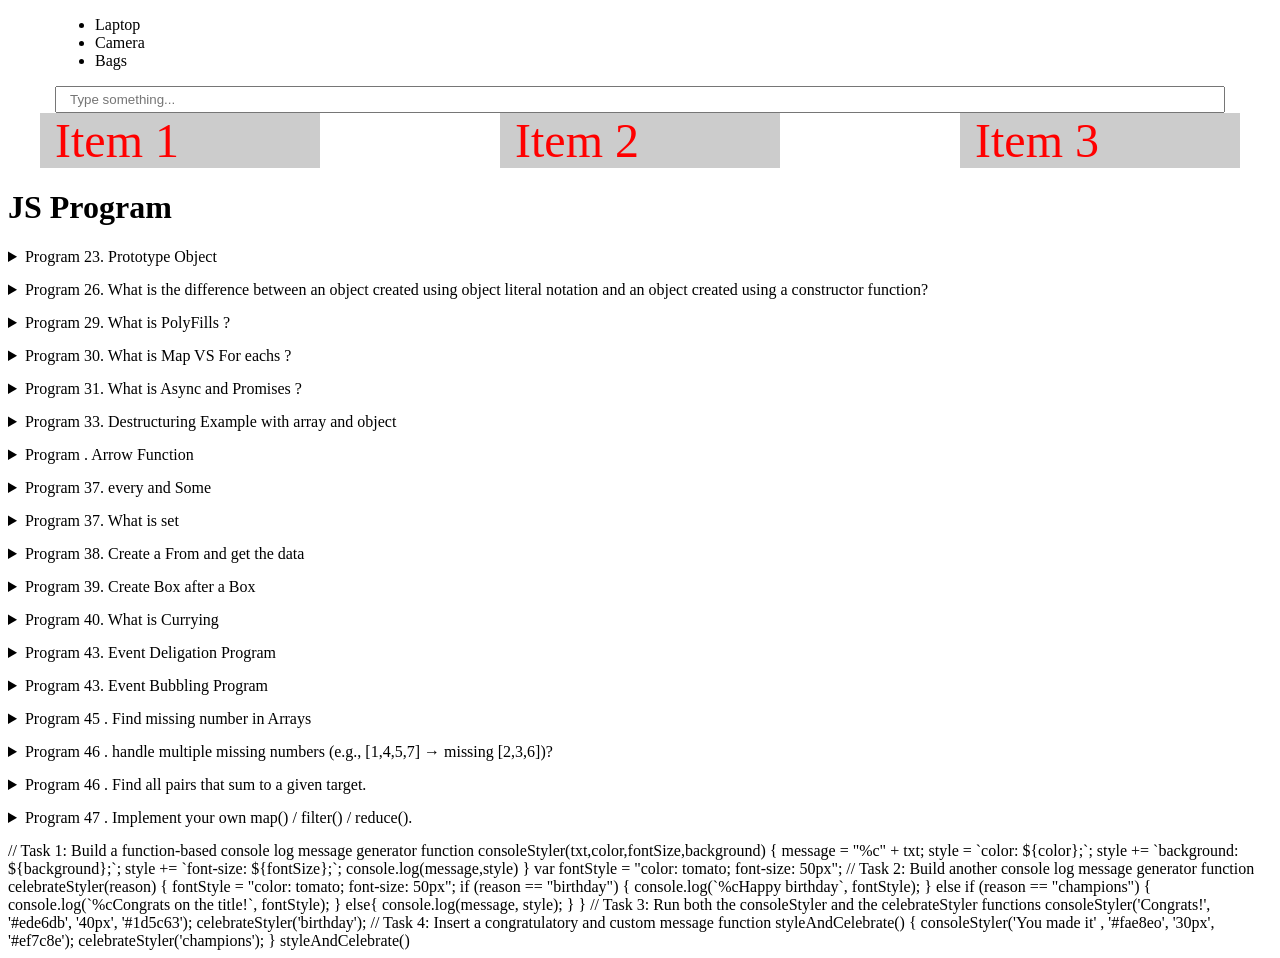
<file: javascript-interview/index.html>
<!DOCTYPE html>
<html lang="en">
    <head>
        <meta charset="UTF-8">
        <meta http-equiv="X-UA-Compatible" content="IE=edge">
        <meta name="viewport" content="width=device-width, initial-scale=1.0">
        <title>Document</title>
    </head>
    <style>
/* body{
    font-size: 16px
} */
.container{
    max-width: 1170px;
    margin: 0 auto;
}

.flex_row {
    display: flex;
   margin: 0 -15px;     
   justify-content: space-between;
   font-size: 16px;
}   
.item.item{
    color: blue;
    width: 250px;
    padding:  0 15px;
    background-color: #ccc;
    font-size: 3em;
    /* height: calc(100vh - 20px); */
}
#el{
    color:red;
}
details{
    margin: 15px 0;
}
.form_wrapper {
    width: 400px;
    margin: 0 auto;
    border: 1px solid #ccc;
    padding: 20px;
}
.form_wrapper .form_filed {
    margin: 0 0 12px 0;
}
input[type="text"],input[type="email"],select{
    width: 100%;
    padding: 5px 0;
    padding: 4px 13px;
    box-sizing: border-box;
}
.box {
    width: 100px;
    height: 100px;
    display: inline-flex;
    border: 1px solid #ccc;
    margin: 0 12px;
    align-items: center;
    justify-content: center;
    text-transform: uppercase;
    border-radius: 5px;
    box-shadow: 0 0 6px #ccc;
}
</style>

    <body>

        <div class="container">

            <ul class="category" id="itemCategory">
                <li id="laptop">
                    Laptop
                </li>
                <li id="camera">
                    Camera
                </li>
                <li id="Bags">
                    Bags
                </li>
            </ul>
            <!-- <ul class="category" id="category">
            <li id="Laptops"> Laptops</li>
            <li id="cameras"> Cameras</li>
            <li id="Shoes"> Shoes</li>   
    </ul> -->
<input type="text" id="search" placeholder="Type something..." />
            <div id="userData">

            </div>

            <div class="flex_row" id="row">
                <div class="item" id="el"> Item 1 </div>
                <div class="item" id="el">Item 2</div>
                <div class="item" id="el">Item 3 </div>
                <!-- <div class="item"> Item 1 </div>
    <div class="item">Item 2</div>
    <div class="item">Item 3 </div>   -->
            </div>

        </div>

        <h1 id="1">JS Program</h1>

        <script>
            // var a =document.createElement("div")
            // a.setAttribute("class","demo")
            //     a.textContent="Hello"
            // document.getElementById("userData").append(a)
        </script>
  

        <details>
            <summary>Program 23. Prototype Object</summary>
            <p>
                <pre>
                    Prototype (Definition)

In JavaScript, a prototype is an object from which other objects inherit properties and methods.

Every JavaScript object has a hidden property called [[Prototype]]

This can be accessed using __proto__

Functions have a prototype property that is used when creating objects with new

📌 In short:

A prototype allows objects to share properties and methods.

🔹 Prototypal Inheritance (Definition)

Prototypal inheritance is the mechanism by which one object inherits properties and methods from another object via the prototype chain.

When a property is not found on an object,

JavaScript looks for it in its prototype,

Then the prototype’s prototype, and so on, until null

📌 In short:

Prototypal inheritance means objects inherit directly from other objects.
                </pre>
                <pre>
                 function userDetails(name,age,mobile,city){
                             this.name=name,
                             this.age=age,
                             this.mobile=mobile,
                             this.city=city
                         }
                 userDetails.prototype.gender="Male"
                 const person1 = new userDetails("Salil", 28,9654847170,"Noida","male")
                 const person2 = new userDetails("Nivedita", 30,9654847170,"Noida","female")
                 console.log(person1)
                 console.log(person2)
        </pre>

                <pre>
            const arr=[1,2,3,4,5]
            Array.prototype.sum=function(){
                return this.reduce((a,b)=> a+b)
                }
            console.log(arr.sum())
        </pre>
                prototype is a special object linked to all instances created by
                the constructor.

                Any property added to .prototype is shared by all objects,
                unless overridden.

                Here, every user created from userDetails will have gender =
                "Male" by default.

                <br />

                What happens when you use new?

                A new empty object is created: {}

                this points to that new object

                The constructor adds properties (name, age, mobile, city)

                The object gets linked to userDetails.prototype

                The object is returned
            </p>
        </details>


        <details>
            <summary>Program 26. What is the difference between an object
                created using object literal notation and an object created
                using a constructor function? </summary>
            <p>
                <pre>
            An object created using object literal notation is a single instance, while an object 
            created using a constructor function can create multiple instances.
        </pre>
        <h6>Constructor Function (Old Style)</h6>
        <pre>
            
                function User(name, age) {
                    this.name = name;
                    this.age = age;
                }

                const u1 = new User("Salil", 20);
        </pre>

        <pre>
            Class (Modern ES6)
                A class is a cleaner, more readable way to do the same thing:

                class User {
                    constructor(name, age) {
                        this.name = name;
                        this.age = age;
                    }
                }

                const u1 = new User("Salil", 20);
        </pre>


        <!-- Example: Constructor Function vs Class
🟦 Constructor Function
function Car(brand, model) {
    this.brand = brand;
    this.model = model;
}

Car.prototype.start = function() {
    console.log(this.brand + " started");
};

const c1 = new Car("Honda", "Civic");
c1.start();

🟩 Class (same thing, but cleaner)
class Car {
    constructor(brand, model) {
        this.brand = brand;
        this.model = model;
    }

    start() {
        console.log(`${this.brand} started`);
    }
}

const c1 = new Car("Honda", "Civic");
c1.start(); -->


            </p>
        </details>

        <details>
            <summary>Program 29. What is PolyFills ? </summary>
            <p>
                <pre>
            A polyfill is a piece of code (usually JavaScript on the Web) used to provide modern functionality on older browsers that do not natively support it.

        </pre>
                PolyFills for Map and For each
            </p>
        </details>

        <details>
            <summary>Program 30. What is Map VS For eachs ? </summary>
            <p>
                <pre> The .map() methods iterates over an array, computes whatever logic you write inside the map 
                    body, and returns a NEW array.
                
                     .map() returns a new array based on the transformation you apply.

                    const numbers = [1, 2, 3, 4];

                    const doubled = numbers.map(num => num * 2);

                    console.log(doubled); 
                    // Output: [2, 4, 6, 8]
                
                </pre>

                <pre> ForEach is similar to .map() but it DOES NOT return an array.

                    .forEach() does not return anything. It just runs the callback for each item.

                    const numbers = [1, 2, 3, 4];

                    numbers.forEach(num => {
                    console.log(num * 2);
                    });

                </pre>
            </p>
        </details>

        <details>
            <summary>Program 31. What is Async and Promises ? </summary>
            <p>
                <pre>  
                    A Promise in JavaScript represents a value that will be available now, later, or never (in case of an error).

                    A Promise has 3 states:

                    pending — still working

                    fulfilled — successfully completed

                    rejected — failed
                </pre>

                <pre>
                    const myPromise = new Promise((resolve, reject) => {
                    setTimeout(() => {
                        resolve("Data received!");
                    }, 1000);
                    });
                    myPromise.then(result => console.log(result));



                    Program 2

                    const newData= new Promise((resolve,reject)=>{
                            const success=false;
                                
                                if(success){
                                    resolve("Task Completed")
                                }
                                else{
                                    reject("Task in Complete")
                                }
                        })

                        newData.then((result)=>{
                            console.log(result)
                        }).catch((error)=>{
                            console.log(error)
                        })
                </pre>
                

                <pre>
                    What is async and await?

                    async and await are syntactic sugar on top of Promises — they make asynchronous code easier to read and write.

                    A function becomes async when you put the async keyword in front of it.

                    Inside an async function, you can use await to "wait" for a Promise to resolve.

                    Example using async/await:
                </pre>
                <pre>
                    async function getData() {
                    const result = await myPromise;   // waits for the promise to finish
                    console.log(result);
                    }

                    getData();
                   // This does the same thing as .then() but looks cleaner.
                </pre>


                <pre>
                    Using Promises (.then / .catch)
                    fetch("https://jsonplaceholder.typicode.com/users")
                    .then(response => response.json())
                    .then(data => {
                        console.log("Users:", data);
                    })
                    .catch(error => {
                        console.error("Error:", error);
                    });

                    Explanation:

                    fetch() returns a Promise.

                    We handle the result using .then().

                    Errors are handled with .catch().
                </pre>

                <pre>
                    Using async/await (cleaner syntax)
                    async function getUsers() {
                    try {
                        const response = await fetch("https://jsonplaceholder.typicode.com/users");
                        const data = await response.json();
                        console.log("Users:", data);
                    } catch (error) {
                        console.error("Error:", error);
                    }
                    }

                    getUsers();

                    Why this is nicer:

                    Looks like normal synchronous code.

                    Easy to read.

                    Errors handled with try...catch.
                </pre>

                <pre>
            | Topic          | Promises                     | async/await                 |
            | -------------- | ---------------------------- | --------------------------- |
            | How it works   | `.then()` and `.catch()`     | `await` and `try...catch`   |
            | Code style     | More callbacks               | Cleaner, readable           |
            | Under the hood | Core async feature           | Built on Promises           |
            | Best for       | Chaining multiple operations | Clean and linear async code |

                </pre>
            </p>
        </details>


        <details>
            <summary>Program 33. Destructuring Example with array and object
            </summary>
            <p>Destructuring is a JavaScript feature used to unpack values from arrays or objects into variables.

                <pre>
                    Rest operator: Collects remaining elements into a variable.
                    Spread operator: Expands elements of an array or object.
                </pre>
                <pre> 
            //Array Destructuring 
            var arr = ['Salil','Trivedi','John','Doe','Erick','Shaly'];
            const[a,e] = arr
            console.log(a,e)

            If you want to choose random elements from the given array then in array 
            destructuring you can perform it as follows:

            var arr = ['Salil','Trivedi','John','Doe','Erick','Shaly'];
            const[a,,b] = arr;
            console.log(a,b);


            //Array Destructuring Rest Operator
            var colors = ["Violet", "Indigo", "Blue", "Green", "Yellow", "Orange", "Red"];  
            var [a,b,...args] = colors;  
            console.log(a);   
            console.log(b);   
            console.log(args);


            //Object Destructuring 
            const profile = {
                firstName: "Oluwatobi", 
                lastName: "Sofela", 
                website: "codesweetly.com"
              };
              const {firstName,lastName}  = profile
              console.log(firstName,lastName)

        </pre>
            </p>
        </details>


        <details>
            <summary>Program . Arrow Function</summary>
            <p>An arrow function is a shorter and cleaner way to write functions in JavaScript, introduced in ES6 (2015).
             </p>   
             <p>
                An arrow function is a concise function syntax that does not have its own this, arguments, or prototype.
             </p>
             <p>
                An arrow function is a shorter function syntax that does not bind its own this.
             </p>
                <pre> 
                    Arrow functions do not have their own this.
                    They use this from the surrounding (lexical) scope.

                    Example
                    const obj = {
                    name: "Salil",
                    greet: function () {
                        setTimeout(() => {
                        console.log(this.name);
                        }, 1000);
                    }
                    };

                    obj.greet(); // Salil


                    ✔ Works because arrow function takes this from greet

                    ❌ Normal function would give undefined
                </pre>
           
        </details>

        <details>
            <summary>Program 37. every and Some</summary>
            <p>
                <pre>
            //every 
            const ages = [32, 33, 16, 40];
            ages.every(checkAge)
            function checkAge(age) {
              return age > 18;
            }

            //some
            const ages = [3, 10, 18, 20];
            const result = ages.some(checkAdult);
            function checkAdult(age) {
            return age > 18;
            }
            console.log(result)



        </pre>
            </p>
        </details>

           <details>
            <summary>Program 37. What is set</summary>
            <p>A Set is a JavaScript object used to store unique values of any type.
                <pre>
                    | Set                 | Array                |
                    | ------------------- | -------------------- |
                    | No duplicate values | Allows duplicates    |
                    | `.has()` is fast    | `.includes()` slower |
                    | No index access     | Indexed              |

               </pre>
               <pre>
                Common Set Methods
                const set = new Set();

                set.add(10);
                set.add(20);
                set.add(10); // ignored

                console.log(set.has(20)); // true
                console.log(set.size);    // 2

                set.delete(10);
                set.clear();
               </pre>
               <pre>
                const arr = [1, 2, 2, 3, 4];
                const uniqueArr = [...new Set(arr)];

                console.log(uniqueArr); // [1, 2, 3, 4]

               </pre>
            </p>
        </details>

        <details>
            <summary>Program 38. Create a From and get the data</summary>
            <p>
                <!-- <div class="form_wrapper">
            <form class="" id="userForm">
                <div class="form_filed">
                        <input type="text" placeholder="Enter Name"  value="" onkeyup="myFunction()" name="userName"/>
                </div>
                <div class="form_filed">
                    <input type="email" placeholder="Enter Email"  value="" name="userEmail"/>
                </div>
               <div class="form_filed">
                    <select>
                        <option selected="true" disabled>Select City</option>
                        <option value="city 1">City 1</option>
                        <option value="city 2">City 2</option>
                    </select>
                </div>
        
                <div class="form_filed">
                    <input type="radio"  value="Male"  name="gender"/>Male
                    <input type="radio"  value="Female"  name="gender"/>Female
                </div>
        
                <div class="form_filed">
                    <input type="checkbox"  value="agree"  name="true"/>I agree term and conditions
                </div>    
        
                <button type="submit">Submit</button>
            </form>
        
        </div> -->

                <pre>
           
            function myFunction(){
                var name =    document.getElementById('userName').value;
                var ele =    document.getElementById('fbutton');
            
            
                if(name!=''){
                    ele.removeAttribute("disabled");
                }
                else{
                    ele.setAttribute('disabled','disabled')
                }
            }

            var userForm = document.getElementById("userForm");
                userForm.addEventListener('submit',function(e){
            //  e.preventDefault();
            var data   = new FormData(userForm).entries();
            var result = JSON.stringify(Object.fromEntries(data));
           
            var finalResult = JSON.parse(result);
            console.log(finalResult)    
            })

        </pre>
            </p>
        </details>

        <details>
            <summary>Program 39. Create Box after a Box </summary>
            <p>
                <div class="wrap">
                    <span class="box" id="box1"> Box1</span>
                </div>

                <pre>

            for (i=0;i < 5;i++) {
                var a =document.createElement(`span');
                    a.setAttribute('class','box');
                a.textContent =`Box ${i+1}`;
                document.getElementById('box1').after(a);
            }

        </pre>
            </p>
        </details>


        <details>
            <summary>Program 40. What is Currying</summary>
            <p>
                two ways to achieve that, firstly by using bind function and the
                second using the
                concept of closure.
                Currying in JavaScript is a process that allows you to transform
                a function with
                multiple arguments into a sequence of nesting functions.
                <pre>
            //Bind Method 
          var multiply = function(x,y){
                console.log(x*y);
             }
          const multiplytwo = multiply.bind(this,2)
          multiplytwo(2)
      
          const multiplythree = multiply.bind(this,2)
          multiplytwo(3)
        //Closure Method   
        var multiply = function(x){
              return function(y) {
              console.log(x*y);
            }
        }
        const multiplytwo = multiply(2)
        multiplytwo(3)
                <!-- function multi(x){
                        return   function(y) {
                            return function(z) {
                            return function(a) {
                                return   x*y*z*a
                                }
                            }
                        }
                    }
          console.log(multi(1)(2)(3)(4))  -->
        </pre>
            </p>
        </details>

        <details>
            <summary>Program 43. Event Deligation Program</summary>
            <p>
                Event Delegation is a technique in JavaScript where you attach a single event listener to a parent element instead of attaching it to multiple child elements. The parent listens for events that bubble up from its children and handles them dynamically.
                <pre>
         <!----HTML--->
            <!-- <ul class="category" id="itemCategory">
            <li id="laptop">
                Laptop
            </li> 
            <li id="camera">
                Camera
            </li> 
            <li id="Bags">
                Bags
            </li> 
        </ul> -->
                 <!----HTML END--->
        document.querySelector("#itemCategory").addEventListener('click',(e)=>{
            console.log(e.target.id )
        })
        </pre>
            </p>
        </details>


        <details>
            <summary>Program 43. Event Bubbling Program</summary>
            <p>
               Event bubbling in JavaScript is how events travel through the DOM when something 
               happens (like a click).
                <pre>
               What happens?

                When an event occurs on an element, it:

                Starts at the target element

                Bubbles up to its parent

                Continues up through ancestors (parent → grandparent → document → window)

                So parent elements can react to events that happen on their children.
                </pre>
      
               <pre>

                        <pre><code>
        &lt;div id="parent"&gt;
            &lt;button&gt;Click ME&lt;/button&gt;
            &lt;button id="child"&gt;Click me&lt;/button&gt;
        &lt;/div&gt;
        </code></pre>

document.getElementById("parent").addEventListener("click", () => {
  console.log("Parent clicked");
});


document.getElementById("child").addEventListener("click", (event) => {
  event.stopPropagation();
  console.log("Child clicked only");
});
                 
       
        </pre>
            </p>
        </details>

       

        <details>
            <summary>Program 45 . Find missing number in Arrays</summary>
            <p>
                <pre>
            const arr = [1, 2,3, 4, 5, 6,8];
            const n = arr.length + 1;
            for (let i = 1; i <= arr.length; i++) {
            if (!arr.includes(i)) {
                console.log(i); // 3
             }
            }
        </pre>
            </p>
        </details>

        <details>
            <summary>Program 46 . handle multiple missing numbers (e.g.,
                [1,4,5,7] → missing [2,3,6])?</summary>
            <p>
                <pre>
          const arr = [1, 4, 5, 7];
        // find the maximum value in array
        const n = Math.max(...arr);

        for (let i = 1; i <= n; i++) {
        if (!arr.includes(i)) {
            console.log(i); // 2, 3, 6
        }
        }
        </pre>
            </p>
        </details>

        <details>
            <summary>Program 46 . Find all pairs that sum to a given
                target.</summary>
            <p>
                <pre>
          <!-- const arr = [2, 4, 3, 7, 1, 5];
        const target = 6;
        const pairs = [];
        for (let i=0; i<arr.length; i++){
            for (let j=i+1; j<arr.length; j++){
            if(arr[i] + arr[j] === target){
            pairs.push([arr[i], arr[j]]);
            }
        }
        }
        console.log(pairs); -->
        </pre>
            </p>
        </details>

        <details>
            <summary>Program 47 . Implement your own map() / filter() /
                reduce().</summary>
            <p>
                <pre>
        function myMap(arr, callback) {
        const result = [];
        for (let i = 0; i < arr.length; i++) {
            result.push(callback(arr[i], i, arr));
        }
        return result;
        }

        // Example:
        const nums = [1, 2, 3];
        const doubled = myMap(nums, (x) => x * 2);
        console.log(doubled); // [2, 4, 6]

        </pre>
            </p>

            <p>
                <pre>
        function myFilter(arr, callback) {
        const result = [];
        for (let i = 0; i < arr.length; i++) {
            if (callback(arr[i], i, arr)) {
            result.push(arr[i]);
            }
        }
        return result;
        }

        // Example:
        const nums = [1, 2, 3, 4];
        const evens = myFilter(nums, (x) => x % 2 === 0);
        console.log(evens); // [2, 4]

        </pre>
            </p>
        </details>



        <!-- 
Implement your own map() / filter() / reduce().

Rotate an array left/right by k steps.

Find the maximum product subarray.

Find the smallest positive missing number.

Example: [0, -10, 1, 3, -20] → 2

Find the equilibrium index (where left sum = right sum).




Rearrange array elements so that positive and negative numbers alternate.

Find the first non-repeating element in an array.

Implement array chunking (split into groups of k).

Sort an array of 0s, 1s, and 2s without using sort.

Given an array of intervals, merge all overlapping intervals. -->

        <!-- forEach
form -->

        <!-- https://bobbyhadz.com/blog/javascript-count-occurrences-of-each-element-in-array


var arr = ['a', 'b', 'a', 'a', 'c', 'c'];

var count = {};

for (var element of arr) {
  if (count[element]) {
    count[element] += 1;
  } else {
    count[element] = 1;
  }
}

console.log(count); // 👉️ {a: 3, b: 1, c: 2}

console.log(count.a); // 👉️ 3
console.log(count.b);  -->

        <!-- 
<h1 id="1">React JS Program</h1>
Make a automated time useing React Js
   -->
        <div id="dd">
            <user-card></user-card>
        </div>
        <!-- </> -->

        <!-- <div class="form_wrapper" id="form_wrapper">
        <form class="" id="userForm">
            <div class="form_filed">
                    <input type="text" placeholder="Enter Name"  value="" onkeyup="myFunction()" id="userName" name="userName"/>
            </div>
            <div class="form_filed">
                <input type="email" placeholder="Enter Email"  value="" name="userEmail"/>
            </div>
           <div class="form_filed">
                <select>
                    <option selected="true" disabled>Select City</option>
                    <option value="city 1">City 1</option>
                    <option value="city 2">City 2</option>
                </select>
            </div>
    
            <div class="form_filed">
                <input type="radio"  value="Male"  name="gender"/>Male
                <input type="radio"  value="Female"  name="gender"/>Female
            </div>
    
            <div class="form_filed">
                <input type="checkbox"  value="agree"  name="true"/>I agree term and conditions
              
            </div>    
    
            <button type="submit" id="fbutton" disabled>Submit</button>

            <button type="reset" id="freset" >Reset</button>
        </form>
    
    </div> -->

        <script>


// function x(){
    
//     let a=10
//       function y(){       
//         console.log(a)      
//     }
    
//     a=100;
    
//     y();
// }

// console.log(x())

function debounce(fn, delay) {
  let timer;

  return function (...args) {
    clearTimeout(timer);
    timer = setTimeout(() => {
      fn.apply(this, args);
    }, delay);
  };
}


const input = document.getElementById('search');
function handleInput(event) {
  console.log('API call with:', event.target.value);
}
const debouncedHandler = debounce(handleInput, 300);
input.addEventListener('input', debouncedHandler);


// function sum(a){
//     debugger
//     return function (b){
//         debugger    
//         return function(c){
//                         return function(d){
//                             debugger
//                             return a+b+c+d
//                         }
//             }
//     }
// }


// console.log("sum",sum(1)(2)(3)(4))

// var x=7;
// function getName(){
//     consol.log("Value",x)
// }

// document.getElementById("userForm").addEventListener('submit', function(e){
//            e.preventDefault();
          
//             const formdata = new FormData(userForm).entries();

//                 console.log(formdata)

//         //     //  const formData = new FormData(contact_form).entries()
 
          
//            const formDetail=JSON.stringify(Object.fromEntries(formdata))
           
//             console.log(formDetail)
           

// })


// const url='https://the-little-dentist.ghost.io/ghost/api/v3/content/posts/?key=384e3da39c8d89b2b01207eb3f&limit=all&include=tags';
                       
//         fetch(url).then(response => response.json())
//         .then(function(user){ console.log(user)})

// console.log(promise);



// const getData = async function (){
//         const response = await fetch("https://the-little-dentist.ghost.io/ghost/api/v3/content/posts/?key=384e3da39c8d89b2b01207eb3f&limit=all&include=tags");
//         const data = response.json();              
//         return data;  
// }


// getData().then(itemData => {
//     console.log(itemData.posts)
// var tab = '';    
// // itemData.map((posts)=>{return posts.title})
// // for (let r of itemData.posts) {
//     //             tab += `<ul> 
//     //         <li>${r.id} </li>
//     //         <li>${r.title}</li>
                    
//     //     </ul>`;
//     // }

//     // itemData.posts.map((item)=> {return item.title})
//     document.getElementById("itemCategory").innerHTML = tab;
// })






// getapi(url)

    // const data= promise.then(function(result){
    //         console.log(result)
    //         // console.log(JSON.stringify(result));
    // })


    // data.then(function(response){
    //         console.log(response.json);
    // })

    // console.log(response.json);

// document.querySelector("#itemCategory").addEventListener('click',(e)=>{
//             console.log(e.target.id )
//             if(e.target.innerText=='Laptop'){
//                 alert("Laptop")
//             }
//         })



// const data =  async()=> {
//         const getData = await fetch ('https://dummyjson.com/products/');
//         const  result = await getData.json();
//         return result;
//     }

//     data().then( (item)=>{
//         console.log('item',item.products)
//         item.products.map((item)=>{
//             console.log('title',item.title)
//         })
//     }
//     )


// var  arr = [1,2,3,4,5];
// var n=3;
// function arrsort(arr,n){
//     for(let i=0; i<n; i++){
//                 let lastItem = arr.pop();
//                 arr.unshift(lastItem)
//                 console.log(arr)
//         }
// }

// console.log(arrsort(arr,n))



// var arr = ['aaa','bbb','ccc','aaa','ddd','ccc'];
// var item ={};

// for(var i=0;i<arr.length;i++){
	
//         console.log(arr[i])		
//         let count = arr[i]
    
//         if(item[count]){
//            item[count]= item[count]+1;
//         }
//     else{
//        item[count]=1;
//     }
//      console.log(item[count])
// }

// console.log(item)


// When we talk about Controlled and Uncontrolled Components, it’s always referring to components which are handling forms or form inputs in them.

//


// let num ={
//     a:100,
//     b:200,
//     title:"My Num"
// }
// multiplyNumeric(num)

// function myFunction(){
//     var name =    document.getElementById('userName').value;
//     var ele =    document.getElementById('fbutton');


//     if(name!=''){
//         ele.removeAttribute("disabled");
//     }
//     else{
//         ele.setAttribute('disabled','disabled')
//     }
// }

// document.getElementById('form_wrapper').style.backgroundColor='#fafafa';

// var userForm = document.getElementById("userForm");


//             userForm.addEventListener('submit',function(e){
                  
//             //  e.preventDefault();
//             var data   = new FormData(userForm).entries();
//             var result = JSON.stringify(Object.fromEntries(data));
           
//             var finalResult = JSON.parse(result);
//             console.log(finalResult)    
//             })



            //add sum of the value  var a = 5231

// let x= [1,2,3,5];

// x.forEach((e)=>{

//     if(e<3 || e===5) return;
//     console.log(e)
// })

// let x= [1,2,3,5];

// x.forEach((e)=>{

//     if(e<3 || e===5) {
//     return console.log(e)
//     }
// })


// Promise.any  you care only about the fastest one to resolve.
// Promise.race is similar to Promise.any except that it returns a promise that resolves or
// rejects based on the fastest promise (given as input) that resolves or rejects.




// Promise.all
// The Promise.all method takes an array of promises and returns a single
// promise that resolves to an array of the results of the input promises.


// Promise.allSettled when
// you do not care about the successful result of all promises.


// What is Memoization?
// In programming, memoization is an optimization technique that makes applications
// more efficient and hence faster



// Try Catch 
// The try statement defines a code block to run (to try).
// The catch statement defines a code block to handle any error.
// The finally statement defines a code block to run regardless of the result.
// The throw statement defines a custom error.


// Event Deligation


// hello’
// Output {h: 1, e: 1, l: 2, o: 1}



// let x1 = 21;
// var abc = function () {
//     console.log(x);
//     let x = 20;
// };
// abc ();  



// answer-  20 // 


// var x = 21;
// var abc = function () {
//     console.log(x);
//     var x = 20;
// };
// abc ();


// const non_repeated_num = (nums) => {
//    r = 0
//    for(let i = 0; i <= nums.length; i++)
//      {
//        r = r ^ nums[i]
//      }
//     return r
// }


// nums = [1,2,3,4,3,2,1,4,5]

// console.log(non_repeated_num(nums))

// https://www.youtube.com/watch?v=TeG5oY3WDw4

// React Reconcilation
// React Fiber Architecture.



//  Math.ceil() - rounds up to the closest integer 

//  Math.floor() - rounds down to the closest integer 

//  Math.round() - rounds up to the closest integer if the decimal is .5 or above; otherwise, rounds down to the closest integer 

//  Math.trunc() - trims the decimal, leaving only the integer



//  Math.pow(2,3) - calculates the number 2 to the power of 3, the result is 8 

// Math.sqrt(16) - calculates the square root of 16, the result is 4 

// Math.cbrt(8) - finds the cube root of 8, the result is 2 

// Math.abs(-10) - returns the absolute value, the result is 10 

// Logarithmic methods: Math.log(), Math.log2(), Math.log10() 

// Return the minimum and maximum values of all the inputs: Math.min(9,8,7) returns 7, Math.max(9,8,7) returns 9.

//  Trigonometric methods: Math.sin(), Math.cos(), Math.tan(), etc.



// typeof of array is Object


// Refernce Error
// Syntax Error
// Type error
// Range Error

//error handling useing try catch and 
// Defensive Programing
//Paradigms Programming




// Because the console.log() function is built so as to not have the explicitly set return value, it gets the default return value of undefined.


// Recursive function


// let counter=3;

// function example(){
// console.log(counter);

// counter=counter-1

// if(counter===0) return;

// example()
// }


// example();





// Bellow Example not REcursion Programming function

// function myDay() {
//     console.log('Morning');
//     console.log('Afternoon');
//     console.log('Evening');
//     myDay();
// }


// Recursive function
// Avoid infinte loop







// function addTwoNums(a, b) {
//     console.log(a + b)
// }

// function randomNum() {
//     return Math.floor((Math.random() * 10) + 1);
// }
// function specificNum() { return 42 };

// var useRandom = true;

// var getNumber;

// if(useRandom) {
//     getNumber = randomNum
// } else {
//     getNumber = specificNum
// }

// addTwoNums(getNumber(), getNumber())






// Task 1: Build a function-based console log message generator
// var txt = "Hello";
// var color="red";
// var fontSize="20px";
// var background="black";

// function consoleStyler(txt,color,fontSize,background) {
//     console.log(`%c${txt}`,`color:${color};font-size:${fontSize};background:${background}`);
// }

// consoleStyler(txt, color, fontSize, background);

// var reason = "champions";

// var fontStyle="color: tomato; font-size: 50px";
// // Task 2: Build another console log message generator
// function celebrateStyler(reason) {
//     if (reason == "birthday") {
//             console.log(`%cHappy birthday`, fontStyle);
//         }
//     else if (reason == "champions") {
//           console.log(`%cCongrats on the title!`, fontStyle);
//     }
//     else{
//         console.log("False");
//     }
// }

// celebrateStyler(reason);

// // Task 3: Run both the consoleStyler and the celebrateStyler functions


// // Task 4: Insert a congratulatory and custom message
// function styleAndCelebrate() {
    
// }
// // Call styleAndCelebrate

</script>

    </body>
</html>

// Task 1: Build a function-based console log message generator

function consoleStyler(txt,color,fontSize,background) {
message = "%c" + txt;
style = `color: ${color};`;
style += `background: ${background};`;
style += `font-size: ${fontSize};`;
console.log(message,style)
}

var fontStyle = "color: tomato; font-size: 50px";

// Task 2: Build another console log message generator
function celebrateStyler(reason) {
fontStyle = "color: tomato; font-size: 50px";
if (reason == "birthday") {
console.log(`%cHappy birthday`, fontStyle);
}
else if (reason == "champions") {
console.log(`%cCongrats on the title!`, fontStyle);
}
else{
console.log(message, style);
}
}

// Task 3: Run both the consoleStyler and the celebrateStyler functions

consoleStyler('Congrats!', '#ede6db', '40px', '#1d5c63');
celebrateStyler('birthday');

// Task 4: Insert a congratulatory and custom message
function styleAndCelebrate() {
consoleStyler('You made it' , '#fae8eo', '30px', '#ef7c8e');
celebrateStyler('champions');
}
styleAndCelebrate()
</file>
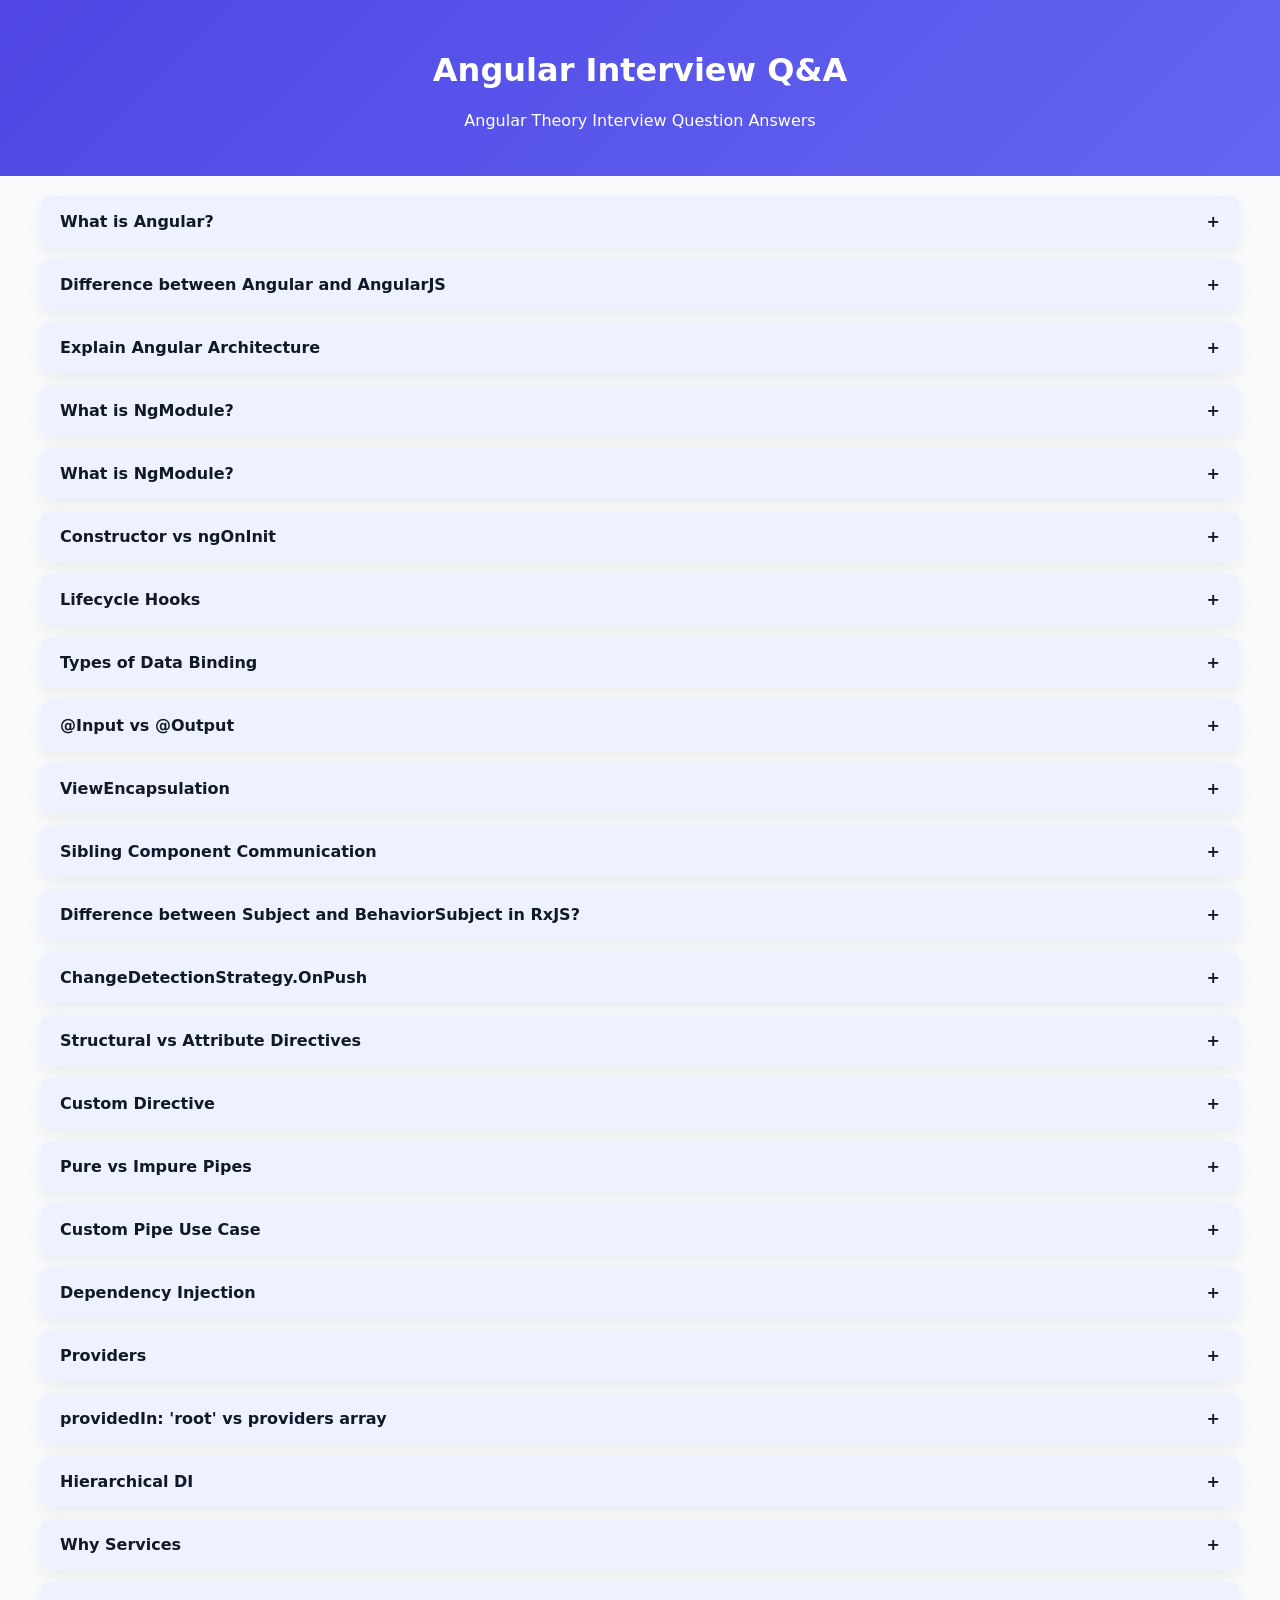
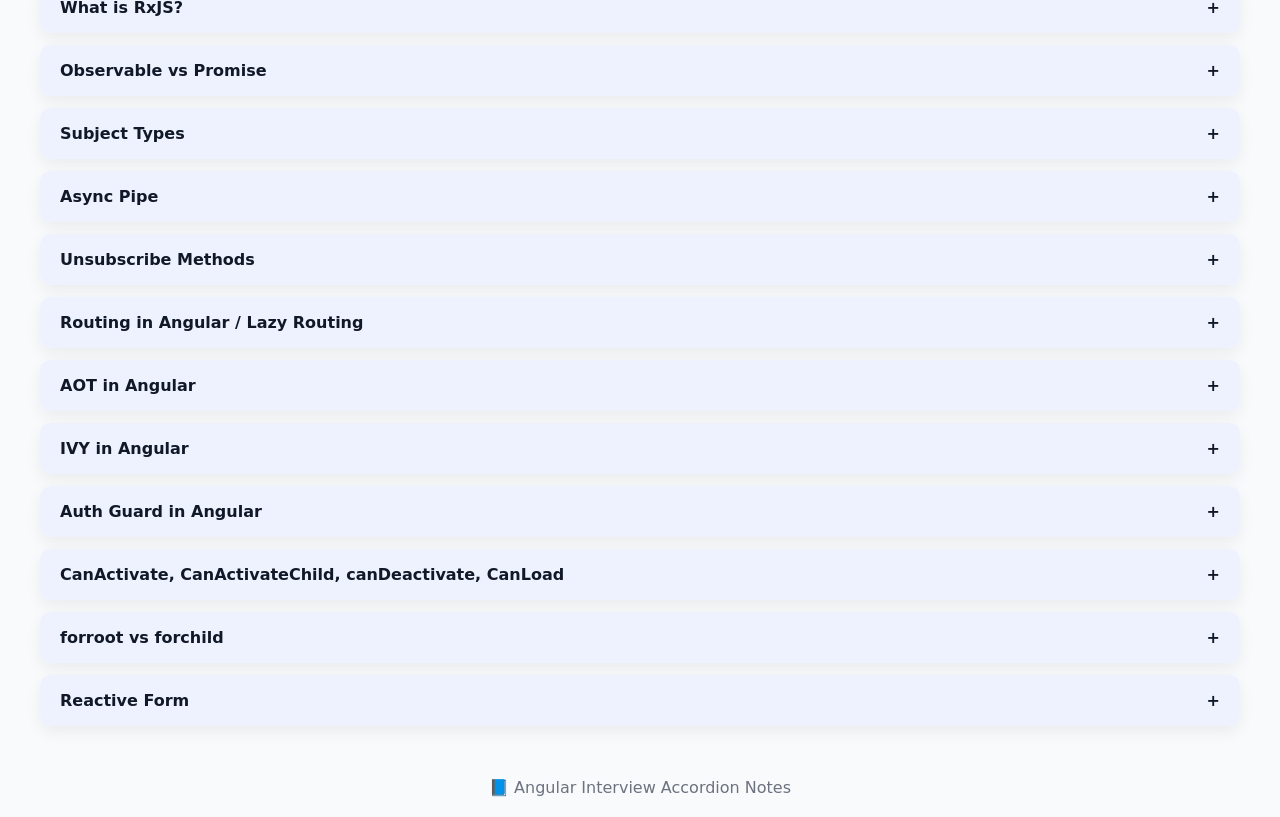
<file: javascript-interview/angular-interview-theory.html>
<!DOCTYPE html>
<html lang="en">
  <head>
    <meta charset="UTF-8" />
    <title>Angular Interview Questions & Answers</title>
    <meta name="viewport" content="width=device-width, initial-scale=1.0" />

    <style>
      body {
        margin: 0;
        font-family: "Segoe UI", system-ui, sans-serif;
        background: #f9fafb;
        color: #111827;
      }

      header {
        background: linear-gradient(135deg, #4f46e5, #6366f1);
        color: #fff;
        padding: 30px 20px;
        text-align: center;
      }

      main {
        max-width: 1200px;
        margin: auto;
        padding: 20px;
      }

      .accordion {
        background: #fff;
        border-radius: 10px;
        margin-bottom: 12px;
        box-shadow: 0 6px 16px rgba(0, 0, 0, 0.06);
        overflow: hidden;
      }

      .accordion-header {
        padding: 16px 20px;
        cursor: pointer;
        font-weight: 600;
        background: #eef2ff;
        display: flex;
        justify-content: space-between;
        align-items: center;
      }

      .accordion-header:hover {
        background: #e0e7ff;
      }

      .accordion-content {
        display: none;
        padding: 16px 20px;
      }

      pre {
        background: #0f172a;
        color: #e5e7eb;
        padding: 14px;
        border-radius: 8px;
        overflow-x: auto;
        font-size: 0.85rem;
        white-space: pre-line;
      }

      footer {
        text-align: center;
        padding: 20px;
        color: #6b7280;
      }
    </style>
  </head>

  <body>
    <header>
      <h1>Angular Interview Q&A</h1>
      <p>Angular Theory Interview Question Answers</p>
    </header>

    <main>
      <!-- 1 -->
      <div class="accordion">
        <div class="accordion-header">What is Angular? <span>+</span></div>
        <div class="accordion-content">
          <pre>
                Angular is a TypeScript-based frontend framework developed by Google for building single-page applications (SPAs) using component-based architecture.
              </pre
          >
        </div>
      </div>

      <div class="accordion">
        <div class="accordion-header">
          Difference between Angular and AngularJS <span>+</span>
        </div>
        <div class="accordion-content">
          <pre>
                | AngularJS                  | Angular                     |
                | -------------------------- | --------------------------- |
                | JavaScript                 | TypeScript                  |
                | MVC                        | Component-based             |
                | Two-way binding everywhere | Controlled change detection |
                | Slower                     | Faster & scalable           |

                </pre
          >
        </div>
      </div>

      <div class="accordion">
        <div class="accordion-header">
          Explain Angular Architecture <span>+</span>
        </div>
        <div class="accordion-content">
          <pre>
                -> Modules
                -> Components
                -> Templates
                -> Services
                -> Dependency Injection
                -> Routing
                </pre
          >
        </div>
      </div>

      <div class="accordion">
        <div class="accordion-header">What is NgModule? <span>+</span></div>
        <div class="accordion-content">
          <pre>
                It groups related components, directives, pipes, and services into a cohesive block
                </pre
          >
        </div>
      </div>

      <div class="accordion">
        <div class="accordion-header">What is NgModule? <span>+</span></div>
        <div class="accordion-content">
          <pre>
                It groups related components, directives, pipes, and services into a cohesive block
                </pre
          >
        </div>
      </div>

      <div class="accordion">
        <div class="accordion-header">
          Constructor vs ngOnInit <span>+</span>
        </div>
        <div class="accordion-content">
          <pre>
               -> Constructor: Dependency injection
               -> ngOnInit: Component initialization logic
           </pre
          >
        </div>
      </div>

      <div class="accordion">
        <div class="accordion-header">Lifecycle Hooks <span>+</span></div>
        <div class="accordion-content">
          <pre>
               Common hooks:

                ngOnInit – Runs once after the component is initialized; used for initial data loading.
                           Call API to load data when component loads

                ngOnChanges – Runs whenever an input property changes; used to react to input updates.
                              Update UI when parent passes new data

                ngAfterViewInit – Runs after the component’s view and child views are fully initialized.
                                  Access ViewChild or manipulate DOM

                ngOnDestroy – Runs just before the component is destroyed; used for cleanup like unsubscribing.
                            Unsubscribe from observables or clear timers

            | Hook                                  | When It Runs                                                                | Use Case                                              |
            | ------------------------------------- | --------------------------------------------------------------------------- | ----------------------------------------------------- |
            | `ngOnChanges(changes: SimpleChanges)` | Called **when an input property changes** (before `ngOnInit`)               | React to `@Input()` changes                           |
            | `ngOnInit()`                          | Called **once after first `ngOnChanges`**                                   | Initialize component, fetch data                      |
            | `ngDoCheck()`                         | Called **during every change detection cycle**                              | Detect/act on changes manually                        |
            | `ngAfterContentInit()`                | Called **after content (ng-content) is projected**                          | Access projected content                              |
            | `ngAfterContentChecked()`             | Called **after every check of projected content**                           | Custom content change detection                       |
            | `ngAfterViewInit()`                   | Called **after component’s view (template + child components) initialized** | Access `@ViewChild`/`@ViewChildren` safely            |
            | `ngAfterViewChecked()`                | Called **after every check of the component’s view**                        | Detect changes in child components                    |
            | `ngOnDestroy()`                       | Called **just before component is destroyed**                               | Cleanup subscriptions, timers, detach event listeners |



              </pre
          >
        </div>
      </div>

      <div class="accordion">
        <div class="accordion-header">Types of Data Binding <span>+</span></div>
        <div class="accordion-content">
          <pre>
            ->  Interpolation {{ }}

            ->  Property binding [property]

            ->  Event binding (event)

            ->  Two-way binding [(ngModel)]


            Note:Give Example also
              </pre
          >
        </div>
      </div>

      <div class="accordion">
        <div class="accordion-header">@Input vs @Output <span>+</span></div>
        <div class="accordion-content">
          <pre>
            ->  @Input → Parent to child

            ->  @Output → Child to parent using EventEmitter

            Note:Give Example also
              </pre
          >
        </div>
      </div>

      <div class="accordion">
        <div class="accordion-header">ViewEncapsulation <span>+</span></div>
        <div class="accordion-content">
          <pre>
            Controls how a component’s CSS styles are applied and scoped.

            Emulated (default) – Styles are scoped to the component by adding unique attributes (prevents style leakage).

            None – Styles are global and apply to the entire application.

            ShadowDom – Uses the browser’s native Shadow DOM to strictly isolate component styles.



            When to Use

            Emulated – Most cases (safe and default)

            None – Shared/global styling (themes, layouts)

            ShadowDom – Web components or strict style isolation


            | Type                   | CSS Scope      | Style Leakage | Uses Shadow DOM | Use Case             |
            | ---------------------- | -------------- | ------------- | --------------- | -------------------- |
            | **Emulated** (default) | Component only | ❌ No          | ❌ No            | Normal Angular apps  |
            | **None**               | Global         | ✅ Yes         | ❌ No            | Global themes/layout |
            | **ShadowDom**          | Component only | ❌ No          | ✅ Yes           | Web components       |



            import { Component, ViewEncapsulation } from '@angular/core';
            @Component({
              selector: 'app-example',
              template: `<h1> Hello </h1>`,
              styles: [`h1 { color: red; }`],
              encapsulation: ViewEncapsulation.Emulated
            })
            export class ExampleComponent {}

              </pre>
        </div>
      </div>

      <div class="accordion">
        <div class="accordion-header">
          Sibling Component Communication <span>+</span>
        </div>
        <div class="accordion-content">
          <pre>
            ->  Shared service
            A shared service is used to share data or communicate between multiple components without a direct parent–child relationship.

            ->    Subject / BehaviorSubject
            Subject – Emits data only to subscribers after they subscribe

            BehaviorSubject – Stores the latest value and emits it immediately to new subscribers
            Note:Give Example also


              </pre
          >
        </div>
      </div>

      <div class="accordion">
        <div class="accordion-header">
          Difference between Subject and BehaviorSubject in RxJS? <span>+</span>
        </div>
        <div class="accordion-content">
          <pre>
            ->Subject → doesn’t store previous value.
            ->BehaviorSubject → stores last emitted value.
              </pre
          >
        </div>
      </div>

      <div class="accordion">
        <div class="accordion-header">
          ChangeDetectionStrategy.OnPush <span>+</span>
        </div>
        <div class="accordion-content">
          <p>
            ChangeDetectionStrategy.OnPush OnPush tells Angular to run change
            detection only when necessary, improving performance.
          </p>
          <pre>
            Runs change detection only when:

            -> Input reference changes – A new object/array reference is passed from the parent

            -> Event occurs – A user action like click or input inside the component

            -> Observable emits value – Data updates via async pipe or manual subscription
              </pre
          >
        </div>
      </div>

      <div class="accordion">
        <div class="accordion-header">
          Structural vs Attribute Directives <span>+</span>
        </div>
        <div class="accordion-content">
          <pre>
          Structural: *ngIf, *ngFor, *ngSwitch
          Attribute: ngClass, ngStyle

          Note:Give Example also
          </pre>
        </div>
      </div>

      <div class="accordion">
        <div class="accordion-header">Custom Directive <span>+</span></div>
        <div class="accordion-content">
          <pre>
            A custom directive is a user-defined Angular directive used to add custom behavior or manipulate the DOM of an element.

            Custom directives let us create reusable DOM behavior in Angular.
   
            Used to manipulate DOM behavior (e.g., highlight, tooltip).


            Example:

            TS File Code:
            
            import { Directive, ElementRef, HostListener } from '@angular/core';

            @Directive({
              selector: '[appHighlight]'
            })
            export class HighlightDirective {

              constructor(private el: ElementRef) {}

              @HostListener('mouseenter')
              onMouseEnter() {
                this.el.nativeElement.style.backgroundColor = 'yellow';
              }

              @HostListener('mouseleave')
              onMouseLeave() {
                this.el.nativeElement.style.backgroundColor = '';
              }
            }

            HTML File Code:

            <p appHighlight>Hover over me</p>

   
          </pre>
        </div>
      </div>

      <div class="accordion">
        <div class="accordion-header">Pure vs Impure Pipes <span>+</span></div>
        <div class="accordion-content">
          <pre>
             Pure → Runs only when input changes
             Impure → Runs every change detection cycle
          </pre>
        </div>
      </div>

      <div class="accordion">
        <div class="accordion-header">Custom Pipe Use Case <span>+</span></div>
        <div class="accordion-content">
          <pre>
             Formatting dates, filtering lists, transforming data.
          </pre>
        </div>
      </div>

      <div class="accordion">
        <div class="accordion-header">Dependency Injection <span>+</span></div>
        <div class="accordion-content">
          <pre>
          Dependency Injection (DI) is a design pattern where a class does not create its dependencies itself, but receives them from an external source.


           Design pattern where dependencies are injected instead of created manually.


            Benefits of Dependency Injection
            | Benefit        | Explanation                                                |
            | -------------- | ---------------------------------------------------------- |
            | Loose coupling | Components don’t create dependencies themselves            |
            | Easy testing   | Can replace dependencies with mocks/fakes                  |
            | Reusability    | Same service instance can be shared                        |
            | Configurable   | Can have different instances in different parts of the app |


          </pre>
        </div>
      </div>

      <div class="accordion">
        <div class="accordion-header">Providers <span>+</span></div>
        <div class="accordion-content">
          <pre>
           They tell Angular how to create a service.

            When a component or service asks for a dependency,
            Angular looks for a matching provider
          </pre>
        </div>
      </div>

      <div class="accordion">
        <div class="accordion-header">
          providedIn: 'root' vs providers array <span>+</span>
        </div>
        <div class="accordion-content">
          <pre>

            In Angular, providedIn: 'root' and the providers array both register services with the Dependency Injection system, but they differ in scope, lifetime, and best use cases.

           providedIn: 'root' → Singleton, tree-shakable
            
           @Injectable({
              providedIn: 'root'
            })
            export class AuthService {}

            When to use
            App-wide services (auth, API, state, logging)
            Shared utilities
            Services used by many modules/components


          providers array → Component-level instance

            @Component({
            selector: 'app-profile',
            providers: [AuthService]
          })
          export class ProfileComponent {}

          Where it can be used
          @Component
          @NgModule
          Route providers (Angular 14+)


          </pre>
        </div>
      </div>

      <div class="accordion">
        <div class="accordion-header">Hierarchical DI <span>+</span></div>
        <div class="accordion-content">
          <pre>
          Different injector levels:
          Root
          Module
          Component
          </pre>
        </div>
      </div>

      <div class="accordion">
        <div class="accordion-header">Why Services <span>+</span></div>
        <div class="accordion-content">
          <pre>
            Code reusability

            Business logic separation

            Data sharing
          </pre>
        </div>
      </div>

      <div class="accordion">
        <div class="accordion-header">What is RxJS?<span>+</span></div>
        <div class="accordion-content">
          <pre>
            Library for reactive programming using Observables.
          </pre>
        </div>
      </div>

      <div class="accordion">
        <div class="accordion-header">Observable vs Promise<span>+</span></div>
        <div class="accordion-content">
          <pre>

            In Angular, Observables and Promises are both used for async work, but they are not interchangeable. Angular is built around RxJS Observables,

            | Feature         | Observable          | Promise |
            | --------------- | ------------------- | ------- |
            | Values          | Multiple            | Single  |
            | Execution       | Lazy                | Eager   |
            | Cancellation    | Yes (`unsubscribe`) | No      |
            | Operators       | Rich (RxJS)         | Limited |
            | Retry           | Built-in (`retry`)  | Manual  |
            | Angular Support | Native              | Limited |



          Observable	        Promise
          Multiple values	    Single value
          Cancelable	        Not cancelable
          Lazy	              Eager
          </pre>
        </div>
      </div>

      <div class="accordion">
        <div class="accordion-header">Subject Types<span>+</span></div>
        <div class="accordion-content">
          <pre>

            Subject → No initial value

            BehaviorSubject → Initial value

            ReplaySubject → Replays previous values
          </pre>
        </div>
      </div>

      <div class="accordion">
        <div class="accordion-header">Async Pipe<span>+</span></div>
        <div class="accordion-content">
          <pre>

             Automatically subscribes and unsubscribes observables in templates.
          </pre>
        </div>
      </div>

      <div class="accordion">
        <div class="accordion-header">Unsubscribe Methods<span>+</span></div>
        <div class="accordion-content">
          <pre>
             async pipe
             takeUntil
             unsubscribe() in ngOnDestroy
          </pre>
        </div>
      </div>

      <div class="accordion">
        <div class="accordion-header">
          Routing in Angular / Lazy Routing<span>+</span>
        </div>
        <div class="accordion-content">
          <pre>
             Standalone components are default

            NgModule is optional (legacy)

            loadComponent() → lazy component

            loadChildren() → lazy route group

            Better tree-shaking & performance
          </pre>
        </div>
      </div>

      <div class="accordion">
        <div class="accordion-header">AOT in Angular<span>+</span></div>
        <div class="accordion-content">
          <pre>
           AOT (Ahead-of-Time compilation) is an Angular process where Angular compiles HTML templates and components into efficient JavaScript code during the build time instead of at runtime in the browser.


          | Feature          | AOT              | JIT               |
          | ---------------- | ---------------- | ----------------- |
          | Compilation time | Build time       | Runtime (browser) |
          | App startup      | **Faster**       | Slower            |
          | Bundle size      | **Smaller**      | Larger            |
          | Error detection  | **During build** | During runtime    |
          | Security         | **More secure**  | Less secure       |
          | Production use   | ✅ Default        | ❌ Not recommended |



          Interview-Ready Definition

          AOT (Ahead-of-Time compilation) compiles Angular templates into optimized JavaScript at build time, resulting in faster startup, smaller bundles, improved security, and early error detection compared to JIT compilation.
          </pre>
        </div>
      </div>

      <div class="accordion">
        <div class="accordion-header">IVY in Angular<span>+</span></div>
        <div class="accordion-content">
          <pre>
          Ivy is Angular’s default rendering and compilation engine that converts templates into efficient JavaScript instructions, enabling faster builds, smaller bundles, improved performance, and better debugging. It works together with AOT to optimize Angular applications.
          </pre>
        </div>
      </div>


       <div class="accordion">
        <div class="accordion-header">Auth Guard in Angular<span>+</span></div>
        <div class="accordion-content">
          <pre>
              Run Command ng generate guard auth

              create Services

              // auth.service.ts
              import { Injectable } from '@angular/core';

              @Injectable({
                providedIn: 'root'
              })
              export class AuthService {

                isLoggedIn(): boolean {
                  return !!localStorage.getItem('token'); // example
                }
              }

              Implement Authguard

              // auth.guard.ts
            import { inject } from '@angular/core';
            import { CanActivateFn, Router } from '@angular/router';
            import { AuthService } from './auth.service';

            export const authGuard: CanActivateFn = () => {
              const authService = inject(AuthService);
              const router = inject(Router);

              if (authService.isLoggedIn()) {
                return true;
              }

              router.navigate(['/login']);
              return false;
            };


            // app-routing.module.ts
            import { NgModule } from '@angular/core';
            import { RouterModule, Routes } from '@angular/router';
            import { AuthGuard } from './auth.guard';
            import { DashboardComponent } from './dashboard/dashboard.component';

            const routes: Routes = [
              {
                path: 'dashboard',
                component: DashboardComponent,
                canActivate: [AuthGuard]
              },
              {
                path: 'login',
                loadComponent: () => import('./login/login.component')
              }
            ];

            @NgModule({
              imports: [RouterModule.forRoot(routes)],
              exports: [RouterModule]
            })
            export class AppRoutingModule {}


          </pre>
        </div>
      </div>


          <div class="accordion">
        <div class="accordion-header">CanActivate, CanActivateChild, canDeactivate, CanLoad<span>+</span></div>
        <div class="accordion-content">
          <pre>
             CanActivate
            👉 Controls access to a route
            Use case:
            ✔ User must be logged in
            ✔ Role-based access


            CanActivateChild
            👉 Controls access to child routes
            Use case:
            ✔ Protect all child routes with one guard
            ✔ Admin section protection


            CanDeactivate
            👉 Prevents leaving a route
            Use case:
            ✔ Unsaved form changes
            ✔ Confirmation before exit


            CanLoad (⚠️ Legacy / Lazy Modules)
            👉 Prevents loading a lazy-loaded module
            Use case:
            ✔ Block downloading admin module for unauthorized users
          </pre>
        </div>
      </div>


       <div class="accordion">
        <div class="accordion-header">forroot vs forchild<span>+</span></div>
        <div class="accordion-content">
          <pre>
              forRoot() → Use once (usually in AppModule) to create singleton services

              forChild() → Use in feature or lazy-loaded modules to reuse functionality without 
              creating new service instances


              ❌ Using RouterModule.forRoot() in standalone apps
              ✅ Use provideRouter()

              ❌ Declaring components in NgModule
              ✅ Use standalone components
          </pre>
        </div>
      </div>



      <div class="accordion">
        <div class="accordion-header">Reactive Form<span>+</span></div>
        <div class="accordion-content">
          <pre>
             Reactive Forms:

            Are model-driven

            Use FormControl, FormGroup, FormArray

            Are scalable, testable, and predictable

            Best for complex forms
          </pre>
        </div>
      </div>
    </main>

    <footer>📘 Angular Interview Accordion Notes</footer>

    <script>
      document.querySelectorAll(".accordion-header").forEach((header) => {
        header.addEventListener("click", () => {
          const content = header.nextElementSibling;
          const icon = header.querySelector("span");
          content.style.display =
            content.style.display === "block" ? "none" : "block";
          icon.textContent = icon.textContent === "+" ? "−" : "+";
        });
      });
    </script>
  </body>
</html>
</file>
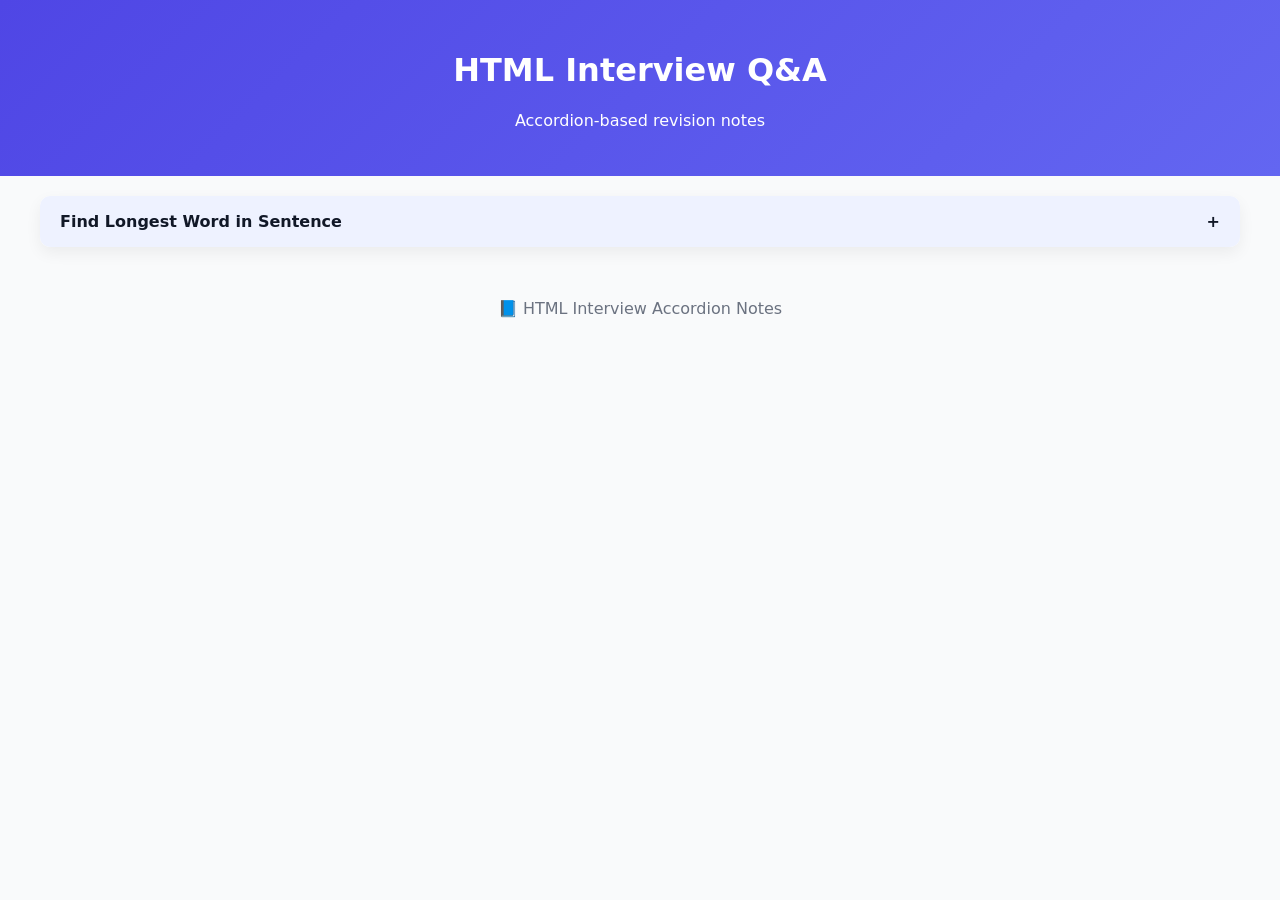
<file: javascript-interview/html-interview.html>
<!DOCTYPE html>
<html lang="en">
  <head>
    <meta charset="UTF-8" />
    <title>HTML Interview Questions & Answers</title>
    <meta name="viewport" content="width=device-width, initial-scale=1.0" />

    <style>
      body {
        margin: 0;
        font-family: "Segoe UI", system-ui, sans-serif;
        background: #f9fafb;
        color: #111827;
      }

      header {
        background: linear-gradient(135deg, #4f46e5, #6366f1);
        color: #fff;
        padding: 30px 20px;
        text-align: center;
      }

      main {
        max-width: 1200px;
        margin: auto;
        padding: 20px;
      }

      .accordion {
        background: #fff;
        border-radius: 10px;
        margin-bottom: 12px;
        box-shadow: 0 6px 16px rgba(0, 0, 0, 0.06);
        overflow: hidden;
      }

      .accordion-header {
        padding: 16px 20px;
        cursor: pointer;
        font-weight: 600;
        background: #eef2ff;
        display: flex;
        justify-content: space-between;
        align-items: center;
      }

      .accordion-header:hover {
        background: #e0e7ff;
      }

      .accordion-content {
        display: none;
        padding: 16px 20px;
      }

      pre {
        background: #0f172a;
        color: #e5e7eb;
        padding: 14px;
        border-radius: 8px;
        overflow-x: auto;
        font-size: 0.85rem;
        white-space: pre-line;
      }

      footer {
        text-align: center;
        padding: 20px;
        color: #6b7280;
      }
    </style>
  </head>

  <body>
    <header>
      <h1>HTML  Interview Q&A</h1>
      <p>Accordion-based revision notes</p>
    </header>

    <main>
      <!-- 1 -->
      <div class="accordion">
        <div class="accordion-header">
          Find Longest Word in Sentence <span>+</span>
        </div>
        <div class="accordion-content">
          <pre>
         Feature        | HTML (Older)     | HTML5 (Modern)       |
        | -------------- | ---------------- | -------------------- |
        | Doctype        | Complex          | Simple               |
        | Multimedia     | Plugins required | Native support       |
        | Semantic tags  | No               | Yes                  |
        | Graphics       | Not supported    | Canvas & SVG         |
        | Storage        | Cookies          | local/sessionStorage |
        | Mobile support | Limited          | Excellent            |

        </pre>
        </div>
      </div>

 


    </main>

    <footer>📘 HTML Interview Accordion Notes</footer>

    <script>
      document.querySelectorAll(".accordion-header").forEach((header) => {
        header.addEventListener("click", () => {
          const content = header.nextElementSibling;
          const icon = header.querySelector("span");
          content.style.display =
            content.style.display === "block" ? "none" : "block";
          icon.textContent = icon.textContent === "+" ? "−" : "+";
        });
      });
    </script>
  </body>
</html>
</file>
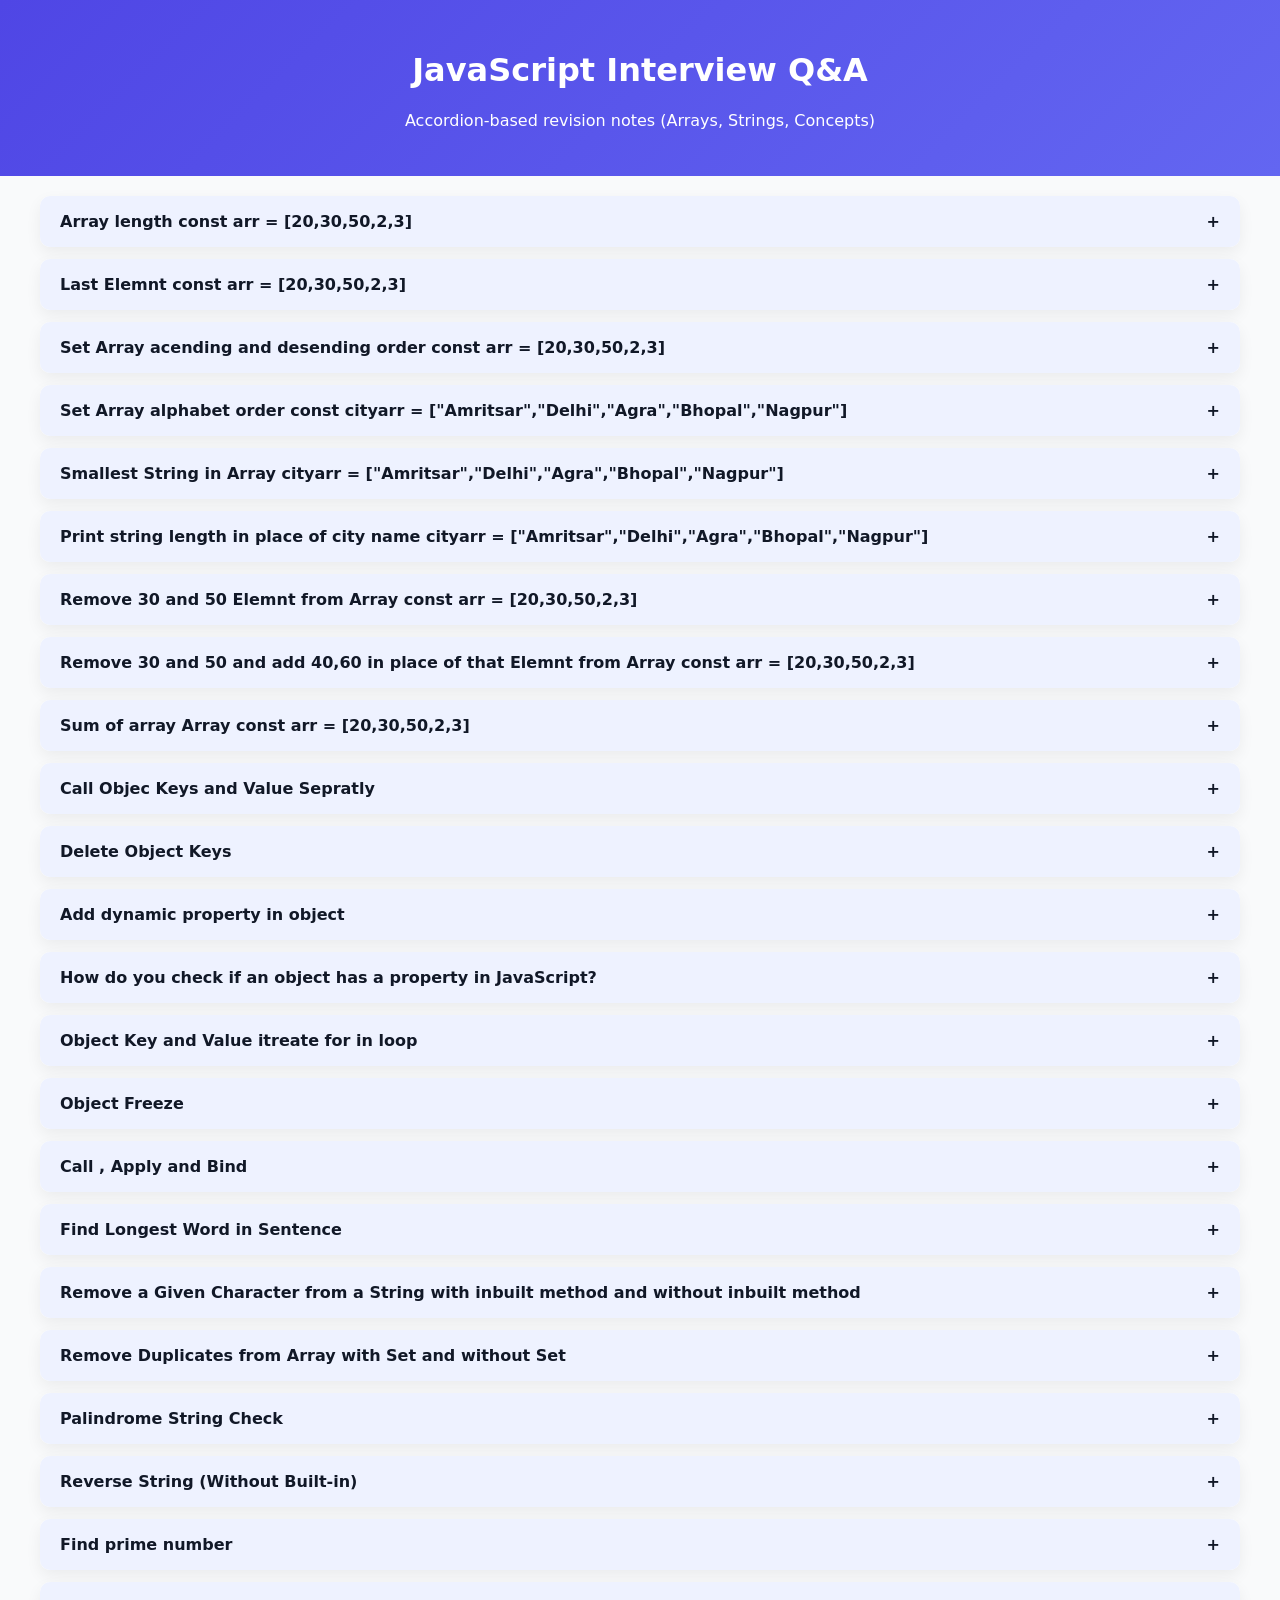
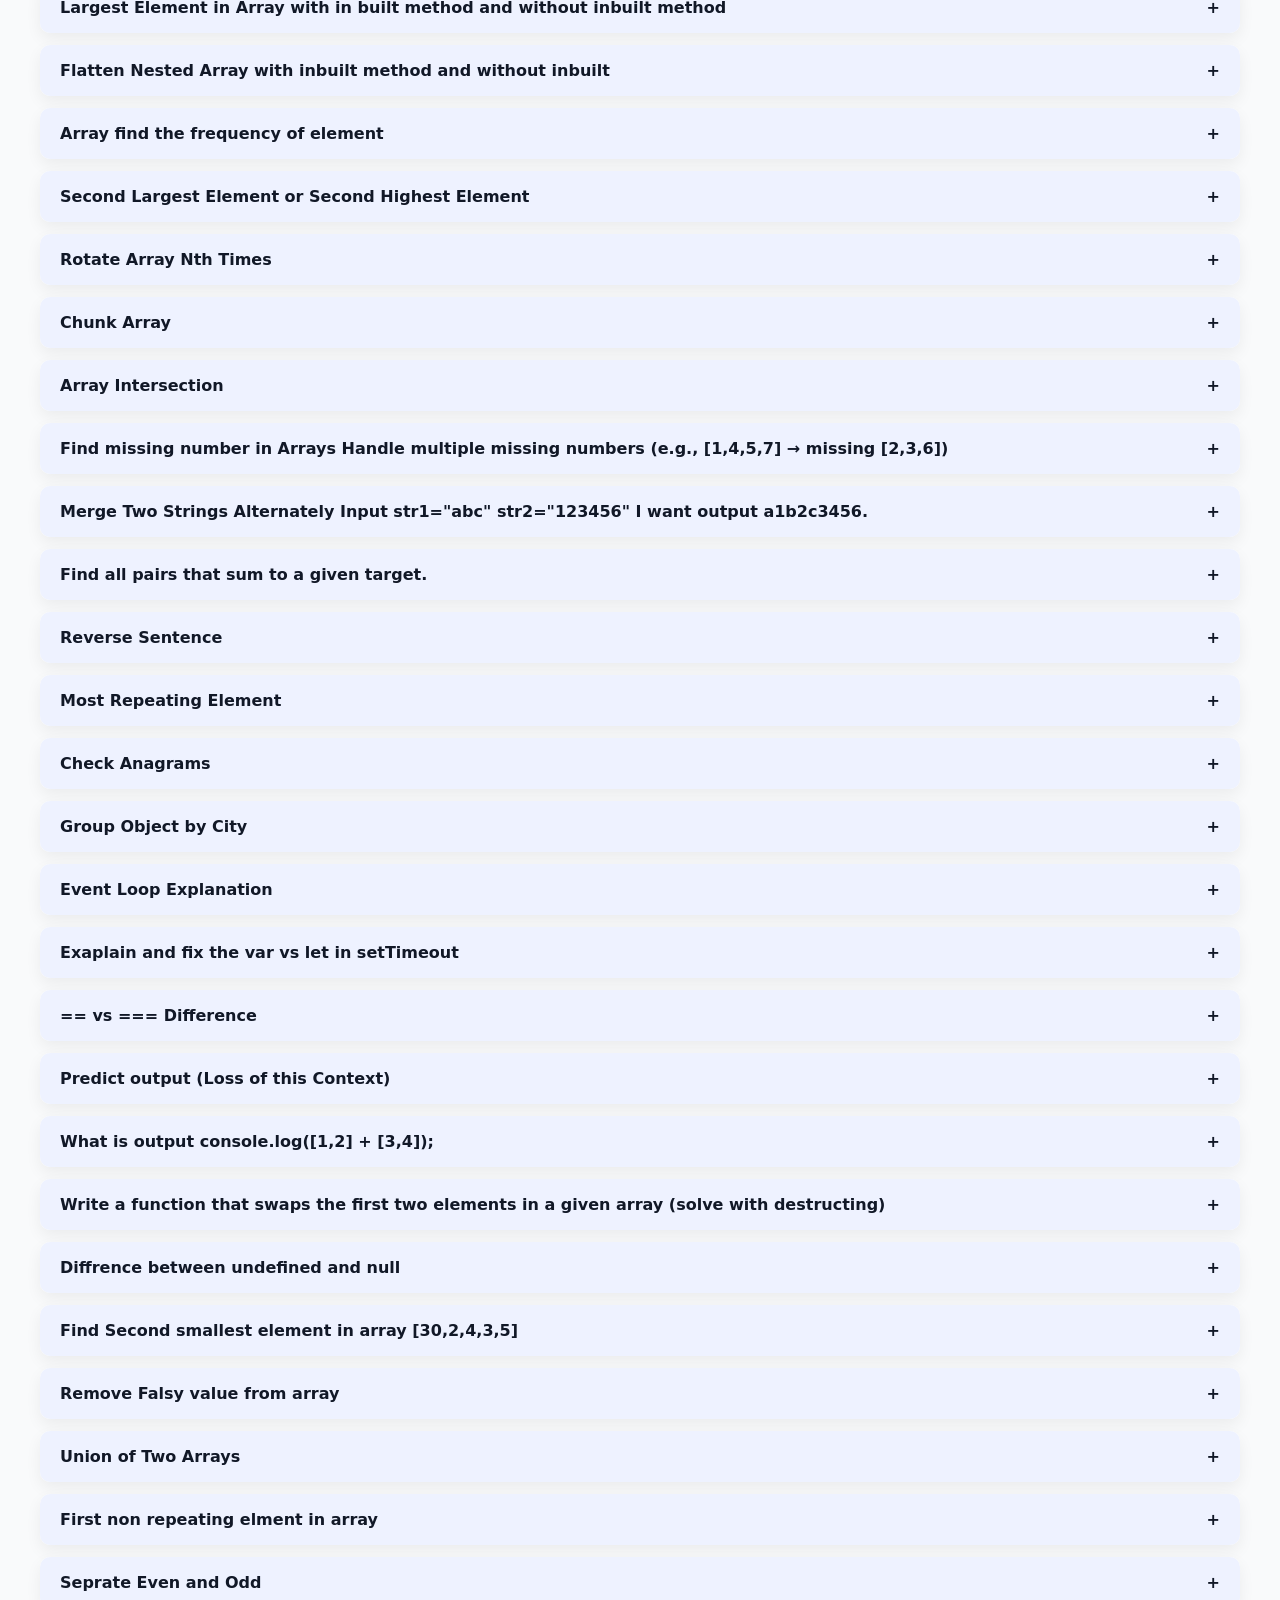
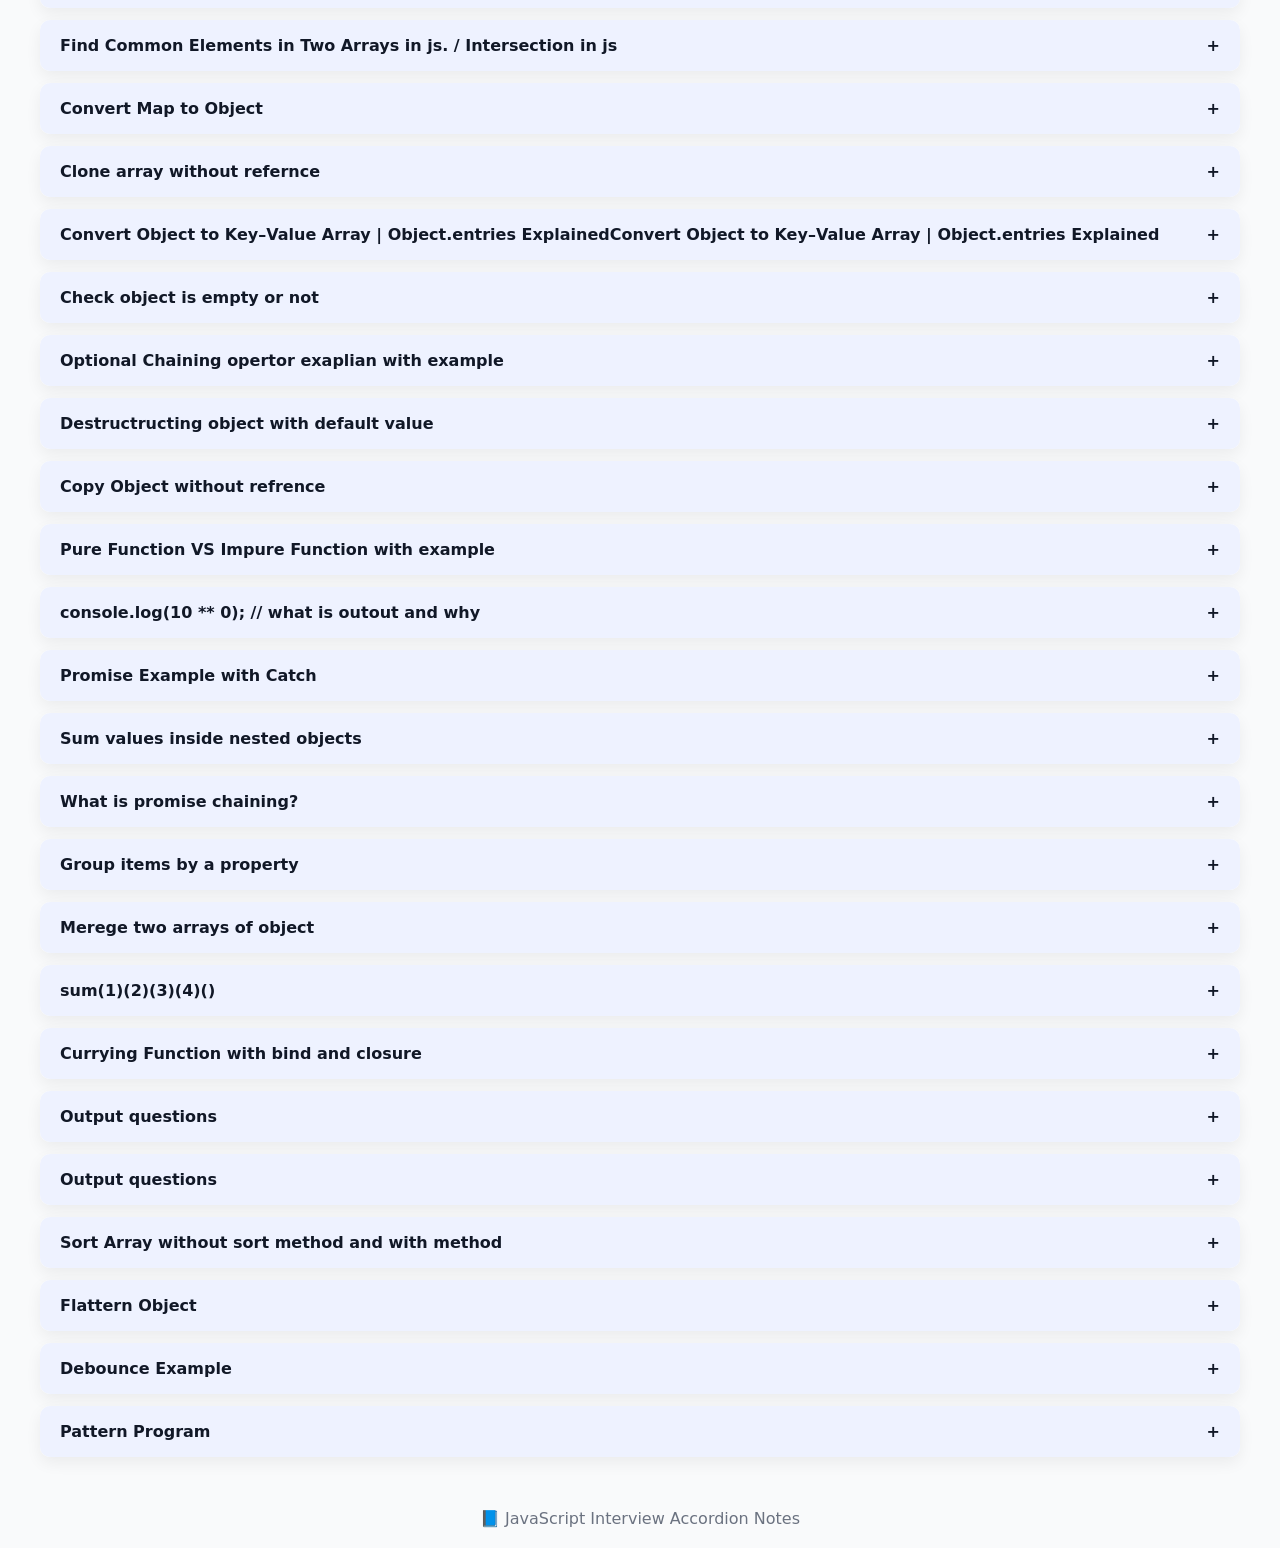
<file: javascript-interview/javascript-interview-accordion.html>
<!doctype html>
<html lang="en">
  <head>
    <meta charset="UTF-8" />
    <title>JavaScript Interview Questions & Answers</title>
    <meta name="viewport" content="width=device-width, initial-scale=1.0" />

    <style>
      body {
        margin: 0;
        font-family: "Segoe UI", system-ui, sans-serif;
        background: #f9fafb;
        color: #111827;
      }

      header {
        background: linear-gradient(135deg, #4f46e5, #6366f1);
        color: #fff;
        padding: 30px 20px;
        text-align: center;
      }

      main {
        max-width: 1200px;
        margin: auto;
        padding: 20px;
      }

      .accordion {
        background: #fff;
        border-radius: 10px;
        margin-bottom: 12px;
        box-shadow: 0 6px 16px rgba(0, 0, 0, 0.06);
        overflow: hidden;
      }

      .accordion-header {
        padding: 16px 20px;
        cursor: pointer;
        font-weight: 600;
        background: #eef2ff;
        display: flex;
        justify-content: space-between;
        align-items: center;
      }

      .accordion-header:hover {
        background: #e0e7ff;
      }

      .accordion-content {
        display: none;
        padding: 16px 20px;
      }

      pre {
        background: #0f172a;
        color: #e5e7eb;
        padding: 14px;
        border-radius: 8px;
        overflow-x: auto;
        font-size: 0.85rem;
        white-space: pre-line;
      }

      footer {
        text-align: center;
        padding: 20px;
        color: #6b7280;
      }
    </style>
  </head>

  <body>
    <header>
      <h1>JavaScript Interview Q&A</h1>
      <p>Accordion-based revision notes (Arrays, Strings, Concepts)</p>
    </header>

    <main>
      <!-- 1 -->

      <div class="accordion">
        <div class="accordion-header">
          Array length const arr = [20,30,50,2,3] <span>+</span>
        </div>
        <div class="accordion-content">
          <pre>
             const arr = [20,30,50,2,3]
            console.log(arr.length)
          </pre>
        </div>
      </div>

      <div class="accordion">
        <div class="accordion-header">
          Last Elemnt const arr = [20,30,50,2,3] <span>+</span>
        </div>
        <div class="accordion-content">
          <pre>
             const arr = [20,30,50,2,3]
            const length = arr[arr.length-1]
            console.log(length)
          </pre>
        </div>
      </div>

      <div class="accordion">
        <div class="accordion-header">
          Set Array acending and desending order const arr = [20,30,50,2,3]
          <span>+</span>
        </div>
        <div class="accordion-content">
          <pre>
              // Ascending

             const arr = [20,30,50,2,3]
             const newarr  = arr.sort(function(a,b){return a-b})
             console.log(newarr)
             
            // desending

             const arr = [20,30,50,2,3]
             const newarr  = arr.sort(function(a,b){return b-a})
             console.log(newarr)


             OR

            function selectionSort(arr) {
            for (let i = 0; i < arr.length; i++) {
              let minIndex = i;

              for (let j = i + 1; j < arr.length; j++) {
                if (arr[j] < arr[minIndex]) {
                  minIndex = j;
                }
              }

              // Swap
              [arr[i], arr[minIndex]] = [arr[minIndex], arr[i]];
            }

            return arr;
          }


          OR

          function simpleSort(arr) {
            for (let i = 0; i < arr.length; i++) {
              for (let j = i + 1; j < arr.length; j++) {
                if (arr[i] > arr[j]) {
                  [arr[i], arr[j]] = [arr[j], arr[i]];
                }
              }
            }
            return arr;
          }


            </pre
          >
        </div>
      </div>

      <div class="accordion">
        <div class="accordion-header">
          Set Array alphabet order const cityarr =
          ["Amritsar","Delhi","Agra","Bhopal","Nagpur"] <span>+</span>
        </div>
        <div class="accordion-content">
          <pre>
            const cityarr = ["Amritsar","Delhi","Agra","Bhopal","Nagpur"]
            const newarr = cityarr.sort()
            console.log(newarr)
            console.log(newarr.reverse())
          </pre>
        </div>
      </div>

      <div class="accordion">
        <div class="accordion-header">
          Smallest String in Array cityarr =
          ["Amritsar","Delhi","Agra","Bhopal","Nagpur"] <span>+</span>
        </div>
        <div class="accordion-content">
          <pre>
            var cityarr = ["Amritsar","Delhi","Agra","Bhopal","Nagpur"]
            var smString= cityarr.reduce(function (a,b) { return a.length < b.length?  a :b   }   )           
            console.log(smString)
             console.log( Math.min(...citylist.map(o => o.length)))
          </pre>
        </div>
      </div>

      <div class="accordion">
        <div class="accordion-header">
          Print string length in place of city name cityarr =
          ["Amritsar","Delhi","Agra","Bhopal","Nagpur"] <span>+</span>
        </div>
        <div class="accordion-content">
          <pre>
            const nameist = ["Amritsar","Delhi","Agra","Bhopal","Nagpur"]
            const newarry=nameist.map((item)=>item.length)
            console.log(newarry) 
          </pre>
        </div>
      </div>

      <div class="accordion">
        <div class="accordion-header">
          Remove 30 and 50 Elemnt from Array const arr = [20,30,50,2,3]
          <span>+</span>
        </div>
        <div class="accordion-content">
          <pre>
              const arr = [20,30,50,2,3]
            console.log(arr.slice(1,3))

             slice() — Does NOT Change the Original Array (Non-Mutating)

                ✔ What it does:

                Copies part of an array

                Returns a new array

                Original array remains unchanged
          </pre>
        </div>
      </div>

      <div class="accordion">
        <div class="accordion-header">
          Remove 30 and 50 and add 40,60 in place of that Elemnt from Array
          const arr = [20,30,50,2,3]<span>+</span>
        </div>
        <div class="accordion-content">
          <pre>
              const brr = [20,30,50,2,3]
            console.log(brr.splice(1,2,40,60))
            console.log(brr)

            splice() — Changes the Original Array (Mutating)
                What it does:
                Adds, removes, or replaces items

                Changes the original array
          </pre>
        </div>
      </div>

      <div class="accordion">
        <div class="accordion-header">
          Sum of array Array const arr = [20,30,50,2,3]<span>+</span>
        </div>
        <div class="accordion-content">
          <pre>
              const arr = [20,30,50,2,3]
               arr.reduce(function (a,b) {
                return a+b
            })
          </pre>
        </div>
      </div>

      <div class="accordion">
        <div class="accordion-header">
          Call Objec Keys and Value Sepratly<span>+</span>
        </div>
        <div class="accordion-content">
          <pre>
            userDetails ={
                             name:"Salil Trivedi",
                             age:28,
                             mobile:9654847170,
                             city:"Noida"
                         }
                 var b=Object.keys(userDetails)
                 console.log(b)
                 userDetails ={
                             name:"Salil Trivedi",
                             age:28,
                             mobile:9654847170,
                             city:"Noida"
                         }
                 var b=Object.values(userDetails)
                 console.log(b)
          </pre>
        </div>
      </div>

      <div class="accordion">
        <div class="accordion-header">Delete Object Keys<span>+</span></div>
        <div class="accordion-content">
          <pre>
            userDetails ={
                             name:"Salil Trivedi",
                             age:28,
                             mobile:9654847170,
                             city:"Noida"
                         }
                
                 delete userDetails.name
                
                 console.log(userDetails)
          </pre>
        </div>
      </div>

      <div class="accordion">
        <div class="accordion-header">
          Add dynamic property in object<span>+</span>
        </div>
        <div class="accordion-content">
          <pre>
               const property ="firstName"
             const name="Salil Trivedi"
            
             const user ={
                     [property]:name
             }
            
             console.log(user)
          </pre>
        </div>
      </div>

      <div class="accordion">
        <div class="accordion-header">
          How do you check if an object has a property in JavaScript?<span
            >+</span
          >
        </div>
        <div class="accordion-content">
          <pre>userDetails.hasOwnProperty('name')</pre>
        </div>
      </div>

      <div class="accordion">
        <div class="accordion-header">
          Object Key and Value itreate for in loop<span>+</span>
        </div>
        <div class="accordion-content">
          <pre>
 const user ={
                 firstName:"Salil",
                 lastName:"Trivedi",
                 age:20
             }
             for(key in user){
                 console.log(user[key])
                 console.log(key)
             }</pre
          >
        </div>
      </div>

      <div class="accordion">
        <div class="accordion-header">Object Freeze<span>+</span></div>
        <div class="accordion-content">
          <pre>
 
            const obj1 = { property1: 'initial_data' };
            const obj2 = Object.freeze(obj1);
            obj2.property1 = 'new_data';
            console.log(obj2.property1);
          </pre>
        </div>
      </div>

      <div class="accordion">
        <div class="accordion-header">Call , Apply and Bind<span>+</span></div>
        <div class="accordion-content">
          <pre>
  user1={
                         name:"Salil ",
                         age:28,
                         mobile:9654847170,
                         city:"Noida"
                     }

             const printFullName= function(lname){
                   return  this.name+ ' '+ lname +' ' +this.city
             }
             user2={
                         name:"Nivedita",
                         age:26,
                         mobile:9654847170,
                         city:"Noida"
                     }        

             console.log(printFullName.call(user1,"Trivedi"))
             console.log(printFullName.apply(user2,["Kumari"]))
             const newUser= printFullName.bind(user1,"Trivedi")
             console.log(newUser())



             user1={
                         name:"Salil ",
                         age:28,
                         mobile:9654847170,
                         city:"Noida"
                     }

             const printFullName= function(lname){
                   return  this.name+ ' '+ lname +' ' +this.city
             }
             user2={
                         name:"Nivedita",
                         age:26,
                         mobile:9654847170,
                         city:"Noida"
                     }        

             console.log(printFullName.call(user1,"Trivedi"))
             console.log(printFullName.apply(user2,["Kumari"]))
             const newUser= printFullName.bind(user1,"Trivedi")
             console.log(newUser())
        </pre
          >
        </div>
      </div>

      <div class="accordion">
        <div class="accordion-header">
          Find Longest Word in Sentence <span>+</span>
        </div>
        <div class="accordion-content">
          <pre>
          const x = "this is your good time start";
          const arr= x.split(" ")
          const longWord= Math.max(...arr.map((item)=>item.length));
          const result =arr.filter((item)=>item.length==longWord)
          console.log(result)


          or

          const x = "this is your good time start";
          const arr= x.split(" ")
          let longest="";
          for(let word of arr){
              if(word.length>longest.length){
                  longest=word
              }
          }
          console.log(longest)
</pre
          >
        </div>
      </div>

      <div class="accordion">
        <div class="accordion-header">
          Remove a Given Character from a String with inbuilt method and without
          inbuilt method <span>+</span>
        </div>
        <div class="accordion-content">
          <pre>

            str = "hello world"
            char = "l"

            function removeChar(str, char) {
              return str.replaceAll(char, "");
            }

            Or
            function removeChar(str, char) {
              return str.split(char).join("");
            }

            Or
              function removeChar(str, char) {
                let result = "";

                for (let i = 0; i < str.length; i++) {
                  if (str[i].toLowerCase() !== char.toLowerCase()) {
                    result += str[i];
                  }
                }

                return result;
              }

          </pre>
        </div>
      </div>

      <div class="accordion">
        <div class="accordion-header">
          Remove Duplicates from Array with Set and without Set <span>+</span>
        </div>
        <div class="accordion-content">
          <pre>
          // Using Set
          console.log([...new Set([1,2,1,3,2,4])]);

          // Without Set
          const arr = [1,2,1,3,2,4];
          let unique = [];
          for (let n of arr) {
            if (!unique.includes(n)) unique.push(n);
          }
          console.log(unique);
          </pre>
        </div>
      </div>

      <!-- 3 -->
      <div class="accordion">
        <div class="accordion-header">
          Palindrome String Check <span>+</span>
        </div>
        <div class="accordion-content">
          <pre>
const str = "madam";
const rev = str.split("").reverse().join("");
console.log(str === rev ? "Palindrome" : "Not Palindrome");
</pre
          >
        </div>
      </div>

      <!-- 4 -->
      <div class="accordion">
        <div class="accordion-header">
          Reverse String (Without Built-in) <span>+</span>
        </div>
        <div class="accordion-content">
          <pre>
          const str="Hello"
          const newArr= str.split("")
          const newSet=[];

          for(i=newArr.length-1;i>=0;i--){
              newSet.push(newArr[i])
          }
          console.log(newSet.join(""))
        </pre
          >
        </div>
      </div>

      <div class="accordion">
        <div class="accordion-header">Find prime number <span>+</span></div>
        <div class="accordion-content">
          <pre>
              const arr = 5
              function isPrime(num) {
                if (num < = 1) return false;

                for (let i = 2; i < = Math.sqrt(num); i++) {
                  if (num % i === 0) return false;
                }

                return true;
              }
              console.log(isPrime(arr))


              OR

              const arr = [2, 1, 3, 4, 5, 6, 7];

              function isPrime(num) {
                if (num <= 1) return false;

                for (let i = 2; i <= Math.sqrt(num); i++) {
                  if (num % i === 0) return false;
                }

                return true;
              }

              const primeNumbers = arr.filter(isPrime);

              console.log(primeNumbers);

              </pre
          >
        </div>
      </div>

      <!-- 6 -->
      <div class="accordion">
        <div class="accordion-header">
          Largest Element in Array with in built method and without inbuilt
          method <span>+</span>
        </div>
        <div class="accordion-content">
          <pre>
          const arr = [2,4,7,3,8,1]
          console.log(Math.max(...arr))

          Or

          let newArr = arr[0];
          for(let i=0;i < arr.length;i++){
              if(arr[i]>newArr){
              newArr= arr[i]
              }
          }

          console.log(newArr)
          </pre>
        </div>
      </div>

      <!-- 7 -->
      <div class="accordion">
        <div class="accordion-header">
          Flatten Nested Array with inbuilt method and without inbuilt
          <span>+</span>
        </div>
        <div class="accordion-content">
          <pre>
            <code>
            function flatten(arr, res = []) {
              for (let i of arr) {
                Array.isArray(i) ? flatten(i, res) : res.push(i);
              }
              return res;
            }
            console.log(flatten([1,[2,[3,4]],5]));

            const arr = [1,[2,[3,4]],5];
            function flaten(arr, res = []) {
              for (let i = 0; i < arr.length; i++) {
                if (Array.isArray(arr[i])) {
                  flaten(arr[i], res);
                } else {
                  res.push(arr[i]);
                }
              }
              return res;
            }

            flatten([1, [2, [3, 4], 5]])
            │
            ├─ 1 → push → res=[1]
            └─ [2, [3,4],5] → flatten([2, [3,4],5])
                │
                ├─ 2 → push → res=[1,2]
                ├─ [3,4] → flatten([3,4])
                │     ├─ 3 → push → res=[1,2,3]
                │     └─ 4 → push → res=[1,2,3,4]
                └─ 5 → push → res=[1,2,3,4,5]
            </code>
          </pre>
        </div>
      </div>

      <!-- 8 -->
      <div class="accordion">
        <div class="accordion-header">
          Array find the frequency of element <span>+</span>
        </div>
        <div class="accordion-content">
          <pre><code>
         const arr = [1, 2, 3, 4, 1, 2];
          const freq={}
          for(let i= 0;i < arr.length;i++){
              let x = arr[i];
              if(freq[x] == undefined){
                  freq[x]=1;
              }
              else{
                  freq[x]=freq[x]+1;
              }
          }
          console.log(freq)
                
             </code>
            </pre>
        </div>
      </div>

      <!-- 9 -->
      <div class="accordion">
        <div class="accordion-header">
          Second Largest Element or Second Highest Element <span>+</span>
        </div>
        <div class="accordion-content">
          <pre>
            const arr =[5,4,9,10,2] 
            let max=-Infinity;
            let secondMax=-Infinity;
            for(let i=0;i < arr.length;i++){
                if(arr[i]>max){
                    secondMax=max;
                    max=arr[i]
                }
                else if (arr[i] > secondMax && arr[i] !== max) {
                    secondMax = arr[i];
                }
            }
            console.log(secondMax)
            </pre
          >
        </div>
      </div>

      <!-- 10 -->
      <div class="accordion">
        <div class="accordion-header">
          Rotate Array Nth Times <span>+</span>
        </div>
        <div class="accordion-content">
          <pre>
        const arr = [1,2,3,4,5] 
        let rotate =3;
        const newArr=[];
        for(let i=0;i < rotate;i++){
            let n=arr.pop()
            arr.unshift(n)
            console.log(arr)
        }
        </pre
          >
        </div>
      </div>

      <!-- 11 -->
      <div class="accordion">
        <div class="accordion-header">Chunk Array <span>+</span></div>
        <div class="accordion-content">
          <pre>
          const ar = [1, 2, 3, 4, 5,6,8,9,4];
          let chunk=3;
          let newArr=[]
          for(let i=0;i < ar.length;i=i+chunk){
              const n= ar.slice(i,i+chunk);
              newArr.push(n);
          }
          console.log(newArr)
          </pre>
        </div>
      </div>

      <!-- 12 -->
      <div class="accordion">
        <div class="accordion-header">Array Intersection <span>+</span></div>
        <div class="accordion-content">
          <pre>
            const array1 =[1,2,3,4,5];
            const array2 =[4,5,6,7,8];
            const array3 =[5,4,9,10,2];

            function intersection(...arrays){
                console.log(arrays)
            const intersection=
            arrays[0].filter((item)=>arrays.every((arr)=>arr.includes(item)))    
                    return intersection
            }

            console.log(intersection(array1,array2,array3))
          </pre>
        </div>
      </div>

      <!-- 13 -->
      <div class="accordion">
        <div class="accordion-header">
          Find missing number in Arrays Handle multiple missing numbers (e.g.,
          [1,4,5,7] → missing [2,3,6]) <span>+</span>
        </div>
        <div class="accordion-content">
          <pre>
            function findMissingNumber(arrays){
                const min= Math.min(...arrays)
                const max= Math.max(...arrays)
                let newArr=[]
                for(let i=min;i<=max;i++){
                    if(!arrays.includes(i)){
                        newArr.push(i)
                    }
                }
                  return newArr;
            }
            console.log(findMissingNumber([1,3,5,7]))
          </pre>
        </div>
      </div>

      <!-- 14 -->
      <div class="accordion">
        <div class="accordion-header">
          Merge Two Strings Alternately Input str1="abc" str2="123456" I want
          output a1b2c3456.<span>+</span>
        </div>
        <div class="accordion-content">
          <pre>
        const str1="abc" 
        const str2="123456"
        const len= Math.min(str1.length,str2.length);
        const s1= str1.split("")
        const s2= str2.split("")
        let newStr=""
        for(let i=0;i < s1.length;i++){
            newStr +=s1[i]+s2[i]
        }
        console.log(newStr+str2.slice(len))
        </pre
          >
        </div>
      </div>

      <!-- 15 -->
      <div class="accordion">
        <div class="accordion-header">
          Find all pairs that sum to a given target. <span>+</span>
        </div>
        <div class="accordion-content">
          <pre>
             const arr = [2, 4, 3, 7, 1, 5];
                    const target = 6; 
                    const pairs = [];
                    for (let i=0; i < arr.length; i++){
                        for (let j=i+1; j < arr.length; j++){
                        if(arr[i] + arr[j] === target){
                        pairs.push([arr[i], arr[j]]);
                        }
                  }
                }
              console.log(pairs);
            </pre
          >
        </div>
      </div>

      <!-- 16 -->
      <div class="accordion">
        <div class="accordion-header">Reverse Sentence <span>+</span></div>
        <div class="accordion-content">
          <pre>
            const str="JavaScript is this world Hello"
            const strArr= str.split(" ");
            let newArr=[]
            for(let i=strArr.length-1;i>=0;i--){
                let n = strArr.pop()
                newArr.push(n)
            }
            console.log(newArr)
            </pre
          >
        </div>
      </div>

      <!-- 17 -->
      <div class="accordion">
        <div class="accordion-header">
          Most Repeating Element <span>+</span>
        </div>
        <div class="accordion-content">
          <pre>
                const arr = [1, 3, 2, 1, 4, 1, 3, 3, 3];
                let maxcount=0;
                let freq={},maxrepeat;
                for(let i=0;i < arr.length;i++){
                    let x=arr[i]
                    
                    if(freq[x]==undefined){
                        freq[x]=1
                    }
                    else{
                        freq[x] =freq[x]+1
                    }
                    if(freq[x]>maxcount){
                    maxcount=freq[x];
                    maxrepeat=x
                  }
                }
                console.log(maxrepeat)
            </pre
          >
        </div>
      </div>

      <!-- 18 -->
      <div class="accordion">
        <div class="accordion-header">Check Anagrams <span>+</span></div>
        <div class="accordion-content">
          <pre>
        function areAnagrams(str1, str2) {
          // Remove spaces and convert to lowercase
          const s1 = str1.toLowerCase().split('').sort().join('');
          const s2 = str2.toLowerCase().split('').sort().join('');

          return s1 === s2;
        }

        console.log(areAnagrams("listen", "silent")); // true

        or
        function areAnagrams(str1, str2) {
          if (str1.length !== str2.length) return false;

          const count = {};

          for (let char of str1) {
            count[char] = (count[char] || 0) + 1;
          }

          for (let char of str2) {
            if (!count[char]) return false;
            count[char]--;
          }

          return true;
        }

        console.log(areAnagrams("listen", "silent")); // true

</pre
          >
        </div>
      </div>

      <!-- 19 -->
      <div class="accordion">
        <div class="accordion-header">Group Object by City <span>+</span></div>
        <div class="accordion-content">
          <pre>
          const arr = [  {name:"Salil",city:"Kanpur"},
            {name:"Nivedita",city:"Delhi"},
            {name:"lucky",city:"Kanpur"}];

          const freq={};
          for(let i=0;i < arr.length;i++){
                  let x=arr[i].city ;
                  if (!freq[x]) {
                      freq[x] = [];
                    }
                freq[x].push(arr[i]);
          }
          console.log(freq)

          Or

          const grouped = arr.reduce((acc, cur) => {
            acc[cur.city] = acc[cur.city] || [];
            acc[cur.city].push(cur);
            return acc;
          }, {});

          console.log(grouped);
          </pre>
        </div>
      </div>

      <!-- 21 -->
      <div class="accordion">
        <div class="accordion-header">
          Event Loop Explanation <span>+</span>
        </div>
        <div class="accordion-content">
          <pre>
          console.log("start");
          setTimeout(() => console.log("timeout"), 0);
          Promise.resolve().then(() => console.log("promise"));
          console.log("end");


          JavaScript is single-threaded, meaning it can do one thing at a time.

          The Event Loop manages:
          Call Stack → where code is executed
          Web APIs → browser features like setTimeout
          Task Queues
          Microtask Queue (Promises)
          Macrotask Queue (setTimeout, setInterval)
          👉 Rule:
          Microtasks always run before macrotasks.

          Key Takeaways
          JavaScript executes synchronous code first
          Promises (microtasks) run before setTimeout (macrotasks)
          setTimeout(..., 0) does not mean “run immediately”

          // Output:
          // start
          // end
          // promise
          // timeout
          </pre>
        </div>
      </div>

      <div class="accordion">
        <div class="accordion-header">
          Exaplain and fix the var vs let in setTimeout <span>+</span>
        </div>
        <div class="accordion-content">
          <pre>
for (var i = 0; i < 3; i++) {
  setTimeout(() => console.log(i), 1000);
}
// Fix: use let

OR Immediate function

for (var i = 0; i < 3; i++) {
  (function(j) {
    setTimeout(() => console.log(j), 1000);
  })(i);
}

Key takeaway (interview-friendly)

var is function-scoped, so async callbacks share one variable.
let is block-scoped, so each loop iteration gets its own binding.
</pre
          >
        </div>
      </div>

      <div class="accordion">
        <div class="accordion-header">== vs === Difference <span>+</span></div>
        <div class="accordion-content">
          <pre>
          5 == "5"        // true  (string → number)
          0 == false     // true  (false → 0)
          "" == false    // true  ("" → 0)
          null == undefined // true
          === (Strict Equality)
          5 === "5"      // false
          0 === false   // false
          null === undefined // false
          </pre>
        </div>
      </div>

      <div class="accordion">
        <div class="accordion-header">
          Predict output (Loss of this Context) <span>+</span>
        </div>
        <div class="accordion-content">
          <pre>
const obj = {
  name: "JS",
  getName() {
    return this.name;
  }
};

const fn = obj.getName;
console.log(fn()); // undefined

const bound = obj.getName.bind(obj);
console.log(bound());


Why does this happen?
getName() uses this.name
When called as obj.getName(), this refers to obj
But here you do: const fn = obj.getName;

This is called loss of context.
Use bind() (most common)
 const fn = obj.getName.bind(obj);
console.log(fn());

this depends on how a function is called, not where it is defined.
Arrow functions don’t have their own this; they inherit it from the surrounding scope.
</pre
          >
        </div>
      </div>

      <!-- 20 -->


      <!-- 25 -->
      <div class="accordion">
        <div class="accordion-header">
          What is output console.log([1,2] + [3,4]); <span>+</span>
        </div>
        <div class="accordion-content">
          <pre>
            + operator with arrays
              In JavaScript, when you use + with non-numbers, it performs string concatenation.
              Arrays are objects, so JavaScript converts them to strings.

              JavaScript does not merge arrays using +.
            </pre
          >
        </div>
      </div>

      <!-- 26 -->
      <div class="accordion">
        <div class="accordion-header">
          Write a function that swaps the first two elements in a given array
          (solve with destructing) <span>+</span>
        </div>
        <div class="accordion-content">
          <pre>
           function swapFirstTwo([first, second, ...rest]) {
                return [second, first, ...rest];
            }

            const array = [3, 5, 1, 4, 2];
            console.log(swapFirstTwo(array));  // [5, 3, 1, 4, 2]
            </pre
          >
        </div>
      </div>

      <!-- 27 -->
      <div class="accordion">
        <div class="accordion-header">
          Diffrence between undefined and null <span>+</span>
        </div>
        <div class="accordion-content">
          <pre>
            Undefined variables are variables that the developer has declared but not yet assigned a value.
     
            A null variable is a variable or property that is empty. You use null variables when you want to show that a variable has no values or want to clear the value of a variable.
            </pre
          >
        </div>
      </div>

      <!-- 28 -->
      <div class="accordion">
        <div class="accordion-header">
          Find Second smallest element in array [30,2,4,3,5] <span>+</span>
        </div>
        <div class="accordion-content">
          <pre>

            const arr = [30, 2, 4, 3, 5];

              let smallest = Infinity;
              let secondSmallest = Infinity;

              for (let i = 0; i < arr.length; i++) {
                  if (arr[i] < smallest) {
                      secondSmallest = smallest;
                      smallest = arr[i];
                  } else if (arr[i] > smallest && arr[i] < secondSmallest) {
                      secondSmallest = arr[i];
                  }
              }

            console.log(secondSmallest); // 3

          </pre>
        </div>
      </div>

      <div class="accordion">
        <div class="accordion-header">
          Remove Falsy value from array <span>+</span>
        </div>
        <div class="accordion-content">
          <pre>
            const arr=[1,2,3,true,false,0,undefined,4,5];
            console.log(arr.filter(Boolean))
          </pre>
        </div>
      </div>


      <div class="accordion">
        <div class="accordion-header">Union of Two Arrays<span>+</span></div>
        <div class="accordion-content">
          <pre>
        const arr1=[1,2,3,4,5,6]
        const arr2=[20,30,2,1,3,8]
        const arr=[...arr1,...arr2]
        console.log([...new Set(arr)])</pre
          >
        </div>
      </div>

      <div class="accordion">
        <div class="accordion-header">
          First non repeating elment in array<span>+</span>
        </div>
        <div class="accordion-content">
          <pre>
            const arr=[1,2,3,2,1,5,6,6,3,2];
            const freq={};
            let num
            for(let i=0;i < arr.length;i++){
                let x=arr[i];
                if(freq[x]==undefined){
                    freq[x]=1;
                }
                else{
                    freq[x]=freq[x]+1;
                }
                
            }

            for (let i = 0; i < arr.length; i++) {
                if (freq[arr[i]] === 1) {
                    num = arr[i];
                    break;
                }
            }
                console.log(freq)  
                
                console.log(num)
          </pre>
        </div>
      </div>

      <div class="accordion">
        <div class="accordion-header">Seprate Even and Odd<span>+</span></div>
        <div class="accordion-content">
          <pre>
            const arr=[1,2,3,4,5,6,7,8,9,10,13,12];

              const freq={even:[],odd:[]}

              for(let i=0;i < arr.length;i++){
                  arr[i]%2 = = 0 ? freq.even.push(arr[i]):freq.odd.push(arr[i])
              }

              console.log(freq)
          </pre>
        </div>
      </div>

         <div class="accordion">
        <div class="accordion-header">
          Find Common Elements in Two Arrays in js. / Intersection in js<span
            >+</span
          >
        </div>
        <div class="accordion-content">
          <pre>
                const arr1=[1,2,3,5,6];
                const arr2=[2,3,4,6,4,1];
                console.log(arr1.filter((item)=>arr2.includes(item)))
              </pre
          >
        </div>
      </div>

      <div class="accordion">
        <div class="accordion-header">Convert Map to Object<span>+</span></div>
        <div class="accordion-content">
          <pre>
 Recommended approach
              const map = new Map([
                  ['a', 1],
                  ['b', 2],
                  ['c', 3]
                ]);

                const obj = Object.fromEntries(map);
                console.log(obj);

                Or
                (Useful when combining with other properties)
                const obj = { ...Object.fromEntries(map) };


            </pre
          >
        </div>
      </div>

      <div class="accordion">
        <div class="accordion-header">
          Clone array without refernce<span>+</span>
        </div>
        <div class="accordion-content">
          <pre>
              const arr = [2,1,3,4,5,6];
              const newArr= [...arr];
              newArr.push(9)
              console.log(newArr)


              Or 

              // Method 2: slice()
              const copy2 = original.slice();

              // Method 3: Array.from()
              const copy3 = Array.from(original);
            </pre
          >
        </div>
      </div>

      <div class="accordion">
        <div class="accordion-header">
          Convert Object to Key–Value Array | Object.entries ExplainedConvert
          Object to Key–Value Array | Object.entries Explained<span>+</span>
        </div>
        <div class="accordion-content">
          <pre>
              | Method                 | Purpose                  |
              | ---------------------- | ------------------------ |
              | `Object.entries()`     | Object → key–value array |
              | `Object.keys()`        | Keys only                |
              | `Object.values()`      | Values only              |
              | `Object.fromEntries()` | Array → object           |

            </pre
          >
        </div>
      </div>

      <div class="accordion">
        <div class="accordion-header">
          Check object is empty or not<span>+</span>
        </div>
        <div class="accordion-content">
          <pre>
              const obj = {};
              Object.keys(obj).length === 0

            </pre
          >
        </div>
      </div>

      <div class="accordion">
        <div class="accordion-header">
          Optional Chaining opertor exaplian with example<span>+</span>
        </div>
        <div class="accordion-content">
          <pre>
              The optional chaining operator (?.) lets you safely access properties, methods, or array items without causing an error if something is null or undefined.

              Instead of your code crashing, it returns undefined.

              Problem Without Optional Chaining
              const user = {};

              console.log(user.profile.name); 
              // ❌ TypeError: Cannot read properties of undefined


              Solution Using Optional Chaining
              const user = {};

              console.log(user.profile?.name); 
              // ✅ undefined (no error)


              Call Methods Safely
              const user = {
                greet() {
                  return "Hello!";
                }
              };

              console.log(user.greet?.());   // "Hello!"
              console.log(user.sayHi?.());   // undefined

            </pre
          >
        </div>
      </div>

      <div class="accordion">
        <div class="accordion-header">
          Destructructing object with default value<span>+</span>
        </div>
        <div class="accordion-content">
          <pre>
              Object Destructuring with Default Values in JavaScript

              Destructuring lets you extract properties from an object into variables.
              Default values are used when a property is undefined.


              const user = {
                name: "Alex"
              };

              const { name, age = 18 } = user;

              console.log(name); // "Alex"
              console.log(age);  // 18 (default value)

            </pre
          >
        </div>
      </div>

      <div class="accordion">
        <div class="accordion-header">
          Copy Object without refrence<span>+</span>
        </div>
        <div class="accordion-content">
          <pre>
              To copy an object without reference means creating a new object in memory, so changes to the copy do not affect the original.

              Shallow Copy (Most Common)
              Spread Operator (Best for simple objects)
              const obj1 = { name: "Alex", age: 20 };
              const obj2 = { ...obj1 };

              obj2.age = 25;

              console.log(obj1.age); // 20 ✅


              OR 

              const obj2 = Object.assign({}, obj1);


              Deep Copy (No Shared Reference)
             
              JSON Method (Simple, but limited)
              
               const obj2 = JSON.parse(JSON.stringify(obj1));

               OR

              structuredClone() (Modern & Best)
              const obj2 = structuredClone(obj1);
            </pre
          >
        </div>
      </div>

      <div class="accordion">
        <div class="accordion-header">
          Pure Function VS Impure Function with example<span>+</span>
        </div>
        <div class="accordion-content">
          <pre>
              A pure function:
              Always returns the same output for the same input
              Does not modify external state (no side effects)

              Example:-
              function add(a, b) {
                return a + b;
              }

              add(2, 3); // 5
              add(2, 3); // 5 (always same result)

              An impure function:
              Uses or modifies external state
              Produces different outputs for the same input
              Has side effects


              let count = 0;

              function increment() {
                count++;
                return count;
              }
              increment(); // 1
              increment(); // 2 (different result)
              </pre
          >
        </div>
      </div>

      <div class="accordion">
        <div class="accordion-header">
          console.log(10 ** 0); // what is outout and why<span>+</span>
        </div>
        <div class="accordion-content">
          <pre>
              Because any number raised to the power 0 is always 1.
              This is a mathematical rule, not just JavaScript.

              ✅ Math Rule
              a⁰ = 1      (for any non-zero number a)
              </pre
          >
        </div>
      </div>

       <div class="accordion">
        <div class="accordion-header">
          Promise Example with Catch <span>+</span>
        </div>
        <div class="accordion-content">
          <pre>
            A Promise represents the eventual completion or failure of an asynchronous operation.

          States:

          Pending

          Fulfilled

          Rejected

          Why do we need Promises?

Avoid callback hell

Better error handling

Cleaner async code

          function checkNumber(num) {
            return new Promise((resolve, reject) => {
              if (num > 0) {
                resolve("Number is positive");
              } else {
                reject("Number is not positive");
              }
            });
          }

          // Using the promise
          checkNumber(5)
            .then(result => {
              console.log(result); // Number is positive
            })
            .catch(error => {
              console.log(error);
            });

            Or 

            // Using the promise with fetch 

            function fetchData() {
              return new Promise((resolve, reject) => {
                setTimeout(() => {
                  resolve("Data fetched successfully");
                }, 2000);
              });
            }

            fetchData()
              .then(data => console.log(data))
              .catch(err => console.log(err));

          </pre>
        </div>
      </div>

      <div class="accordion">
        <div class="accordion-header">
          Sum values inside nested objects<span>+</span>
        </div>
        <div class="accordion-content">
          <pre>
               Sum values inside nested objects
const arr = [
  { name: "A", items: [10, 20] },
  { name: "B", items: [5, 15] }
];



const total = arr.flatMap(item => item.items).reduce((a, b) => a + b, 0);

console.log(total)
              </pre
          >
        </div>
      </div>






      <div class="accordion">
        <div class="accordion-header">
          What is promise chaining? <span>+</span>
        </div>
        <div class="accordion-content">
          <pre>
                Sum values inside nested objects
                const arr = [
                  { name: "A", items: [10, 20] },
                  { name: "B", items: [5, 15] }
                ];
                const total = arr.flatMap(item => item.items).reduce((a, b) => a + b, 0);
                console.log(total)
              </pre
          >
        </div>
      </div>

      <div class="accordion">
        <div class="accordion-header">
          Group items by a property <span>+</span>
        </div>
        <div class="accordion-content">
          <pre>
               const arr = [
                { name: "A", dept: "IT" },
                { name: "B", dept: "HR" },
                { name: "C", dept: "IT" }
              ];

              const dept={}

              for(let i=0; i < arr.length; i++){
                  let  department =arr[i].dept;
                  
                  if(!dept[department]){
                      dept[department] =[]
                  }
                  dept[department].push(arr[i])
              }

              console.log(dept)
              </pre
          >
        </div>
      </div>

      <div class="accordion">
        <div class="accordion-header">
          Merege two arrays of object <span>+</span>
        </div>
        <div class="accordion-content">
          <pre>
               const arr1 = [
                { id: 1, name: "Alice" },
                { id: 2, name: "Bob" }
              ];

              const arr2 = [
                { id: 2, age: 25 },
                { id: 3, name: "Charlie", age: 30 }
              ];
              const merged = [
                ...arr1.map(item => ({
                  ...item,
                  ...arr2.find(x => x.id === item.id)
                })),
                ...arr2.filter(item => !arr1.some(x => x.id === item.id))
              ];

              console.log(merged);
              </pre
          >
        </div>
      </div>

      <div class="accordion">
        <div class="accordion-header">sum(1)(2)(3)(4)()<span>+</span></div>
        <div class="accordion-content">
          Currying in JavaScript transforms a function with multiple arguments
          into a nested series of functions, each taking a single argument. it
          helps you create a higher order function.
          <pre>
             let sum=function (a){
            return function(b){
                if(b!==undefined){
                    return sum(a+b)
                }
                return a
            }
}
console.log(sum(1)(2)(3)(4)())



“When sum(1) is called, a becomes 1.
sum(1)(2) creates a new closure with a = 3.
sum(1)(2)(3) creates another closure with a = 6.
This continues until we call the function with no argument (), which returns the final sum.”


Explain why closure is important

“Closure allows each returned function to remember the current value of a even after 
the outer function has finished execution.
Without closure, we couldn’t preserve the running total across calls.”


Explain the stopping condition (important!)

“JavaScript cannot automatically know when to stop accepting arguments, so I explicitly stop the chain when the argument is undefined by calling the function with empty parentheses.”



This is a curried sum function using closures. Each call stores the current total in a closure and returns another function. The chain ends when the function is called without arguments, at which point it returns the accumulated sum.”
              </pre
          >
        </div>
      </div>

      <div class="accordion">
        <div class="accordion-header">
          Currying Function with bind and closure<span>+</span>
        </div>
        <div class="accordion-content">
          <pre>
                With bind Example:-

                  let multiply =function(x,y){
                          return x*y
                  }

                  let multiplyTwo = multiply.bind(this,4)

                  console.log(multiplyTwo(3))

                With Clousre Example  


                        let multiply =function(x){
                            return function (y){
                              return  x*y
                            }
                    }

                    let multiplyTwo = multiply(4)

                    console.log(multiplyTwo(2))

              </pre
          >
        </div>
      </div>

      <div class="accordion">
        <div class="accordion-header">Output questions<span>+</span></div>
        <div class="accordion-content">
          <pre>
               Program 1
                function test() {
                console.log(test.abc)
                }
                test()
                test.abc=400;
                test.abc=600;
                test()

                Program 2
                console.log({}=={})
                console.log({}==={})
                Objects are compared by reference, not by value
                Every time you write {} you create a new object in memory.

                Program 3
                let a={
                  name:"salil"
                  }
                let b={...a}
                b.name="Raja"
                console.log(a.name)

                Program 4

                let a = 10;
                let b = new Number(10);
                let c = 10;

                console.log(a === b)
                console.log(b === c)

                number primitive vs object → ❌ different types → false
                
                object vs number primitive → ❌ different types → false
              </pre
          >
        </div>
      </div>

      <div class="accordion">
        <div class="accordion-header">Output questions<span>+</span></div>
        <div class="accordion-content">
          <pre>

                let obj = [ {Sno: 1, score: 20}, {Sno: 2, score: 30}, {Sno: 1, score: 50}, let newArr = 0 / Expected Result: Remove the duplicates and consolidate the value. // [Sno: 1, score: 70}, {Sno: 2, score: 30}]



                let obj = [
                    { Sno: 1, score: 20 },
                    { Sno: 2, score: 30 },
                    { Sno: 1, score: 50 }
                  ];

                  let result = [];
                  let lookup = {};

                  for (let i = 0; i < obj.length; i++) {
                    let sno = obj[i].Sno;

                    if (lookup[sno] !== undefined) {
                      // duplicate → add score
                      result[lookup[sno]].score += obj[i].score;
                    } else {
                      // first time → store index
                      lookup[sno] = result.length;
                      result.push({ Sno: sno, score: obj[i].score });
                    }
                  }

                  console.log(result);

               
              </pre
          >
        </div>
      </div>

      <div class="accordion">
        <div class="accordion-header">
          Sort Array without sort method and with method<span>+</span>
        </div>
        <div class="accordion-content">
          <pre>

             let arr = [5, 2, 8, 1, 3];

            for (let i = 0; i < arr.length; i++) {
              for (let j = 0; j < arr.length - 1 - i; j++) {
                if (arr[j] > arr[j + 1]) {
                  let temp = arr[j];
                  arr[j] = arr[j + 1];
                  arr[j + 1] = temp;
                }
              }
            }

            console.log(arr);


               
              </pre
          >
        </div>
      </div>

      <div class="accordion">
        <div class="accordion-header">Flattern Object<span>+</span></div>
        <div class="accordion-content">
          <pre>

  function flattenWithForLoop(current, result = {}) {
  const keys = Object.keys(current);

  for (let i = 0; i < keys.length; i++) {
    const key = keys[i];

    if (typeof current[key] === "object" && current[key] !== null) {
      flattenWithForLoop(current[key], result); // recursive call
    } else {
      result[key] = current[key]; // add primitive value to result
    }
  }

  return result;
}


const obj = {
  name: "test",
  address: {
    personal: "abcd",
    office: {
      building: "efgh",
      street: "hijk",
      location: {
        landmark: "efgh",
        pin: "7888"
      }
    }
  }
};

const flattened = flattenWithForLoop(obj);
console.log(flattened);

               
              </pre
          >
        </div>
      </div>

      <div class="accordion">
        <div class="accordion-header">Debounce Example<span>+</span></div>
        <div class="accordion-content">
          <pre>
                  <input type="text" id="search" placeholder="search..."/>
                  
                    function debounce(fn, delay) {
                      let timer;

                      return function (...args) {
                        clearTimeout(timer);
                        timer = setTimeout(() => {
                          fn.apply(this, args);
                        }, delay);
                      };
                    }


                    const input = document.getElementById('search');
                    function handleInput(event) {
                      console.log('API call with:', event.target.value);
                    }
                    const debouncedHandler = debounce(handleInput, 300);
                    input.addEventListener('input', debouncedHandler);
               
              </pre>
        </div>
      </div>

      <div class="accordion">
        <div class="accordion-header">Pattern Program<span>+</span></div>
        <div class="accordion-content">
          <pre>
                *
                **
                ***
                ****
                *****

                let pattern = "";

                  for (let i = 1; i < = 5; i++) {
                    pattern += "*".repeat(i) + "\n";
                  }

                  console.log(pattern);

                OR
                
                let pattern = "";

                for (let i = 1; i < = 5; i++) {        // rows
                  for (let j = 1; j < = i; j++) {      // columns / stars
                    pattern += "*";
                  }
                  pattern += "\n";                     // new line after each row
                }

                console.log(pattern);

                let rows = 5;      // number of rows
                let pattern = "";
                for (let i = 1; i <= rows; i++) {          // each row
                  // 1️⃣ Add spaces (rows - i)
                  for (let j = 1; j <= rows - i; j++) {
                    pattern += " ";
                  }
                  
                  // 2️⃣ Add stars (2*i - 1)
                  for (let k = 1; k <= 2 * i - 1; k++) {
                    pattern += "*";
                  }
                  
                  // 3️⃣ New line
                  pattern += "\n";
                }

                console.log(pattern);


              </pre
          >
        </div>
      </div>
    </main>

    <!-- 

    function formatString(str) {
  return str
    .split('')
    .map((char, index) => 
      char.toUpperCase() + char.toLowerCase().repeat(index)
    )
    .join('-');
}

console.log(formatString("abcd"));


A-Bb-Ccc-Dddd



    1. Cookies 🍪
What they are

Small pieces of data stored in the browser

Automatically sent to the server with every HTTP request

Often used for authentication, tracking, or preferences

Key points

Max size: ~4 KB

Can have an expiration date

Accessible by both server and client (unless HttpOnly)

Slower (sent with every request)



2. localStorage 📦
What it is

Stores data in the browser with no expiration

Data stays even after the browser is closed

Used for long-term data (theme, language, user settings)

Key points

Max size: ~5–10 MB

Data is stored as key–value pairs (strings)

Not sent to the server

Persists until manually cleared


3. sessionStorage 🕒
What it is

Stores data only for the current browser tab/session

Data is deleted when the tab or browser is closed

Used for temporary data (form steps, one-time flags)

Key points

Max size: ~5 MB

Key–value pairs (strings)

Not sent to the server

Unique per tab



Cookies → Authentication, server-side needs

localStorage → Persistent user preferences

sessionStorage → Temporary session data -->

    <footer>📘 JavaScript Interview Accordion Notes</footer>

    <script>
      document.querySelectorAll(".accordion-header").forEach((header) => {
        header.addEventListener("click", () => {
          const content = header.nextElementSibling;
          const icon = header.querySelector("span");
          content.style.display =
            content.style.display === "block" ? "none" : "block";
          icon.textContent = icon.textContent === "+" ? "−" : "+";
        });
      });
    </script>
  </body>
</html>

<!-- Explain different ways to sort an array in descending order and show each with a code example.

Method 1: Using sort() with a Compare Function

The sort() method can take a compare function that defines the sort order.

const arr = [3, 1, 4, 2, 5];
arr.sort((a, b) => b - a);
console.log(arr); // Output: [5, 4, 3, 2, 1]
The compare function (a, b) => b - a sorts the array in descending numerical order.
This method sorts the array in place, modifying the original array.
Method 2: Using Spread Operator and sort()

To avoid mutating the original array, you can create a copy using the spread operator and then sort it.

const arr = [3, 1, 4, 2, 5];
const sortedArr = [...arr].sort((a, b) => b - a);
console.log(sortedArr); // Output: [5, 4, 3, 2, 1]
console.log(arr);       // Original array remains unchanged
[...arr] creates a shallow copy of the original array.
Sorting the copied array does not affect the original array.
Method 3: Using slice() and sort()

Get Irmak Esin’s stories in your inbox
Join Medium for free to get updates from this writer.

Enter your email
Subscribe
Another way to copy the array before sorting is using the slice() method.

const arr = [3, 1, 4, 2, 5];
const sortedArr = arr.slice().sort((a, b) => b - a);
console.log(sortedArr); // Output: [5, 4, 3, 2, 1]
console.log(arr);       // Original array remains unchanged
arr.slice() creates a shallow copy of the array.
The copied array is then sorted without modifying the original array.
Method 4: Using Array.from() and sort()

You can also use Array.from() to create a copy before sorting.

const arr = [3, 1, 4, 2, 5];
const sortedArr = Array.from(arr).sort((a, b) => b - a);
console.log(sortedArr); // Output: [5, 4, 3, 2, 1]
console.log(arr);       // Original array remains unchanged 

-->
</file>
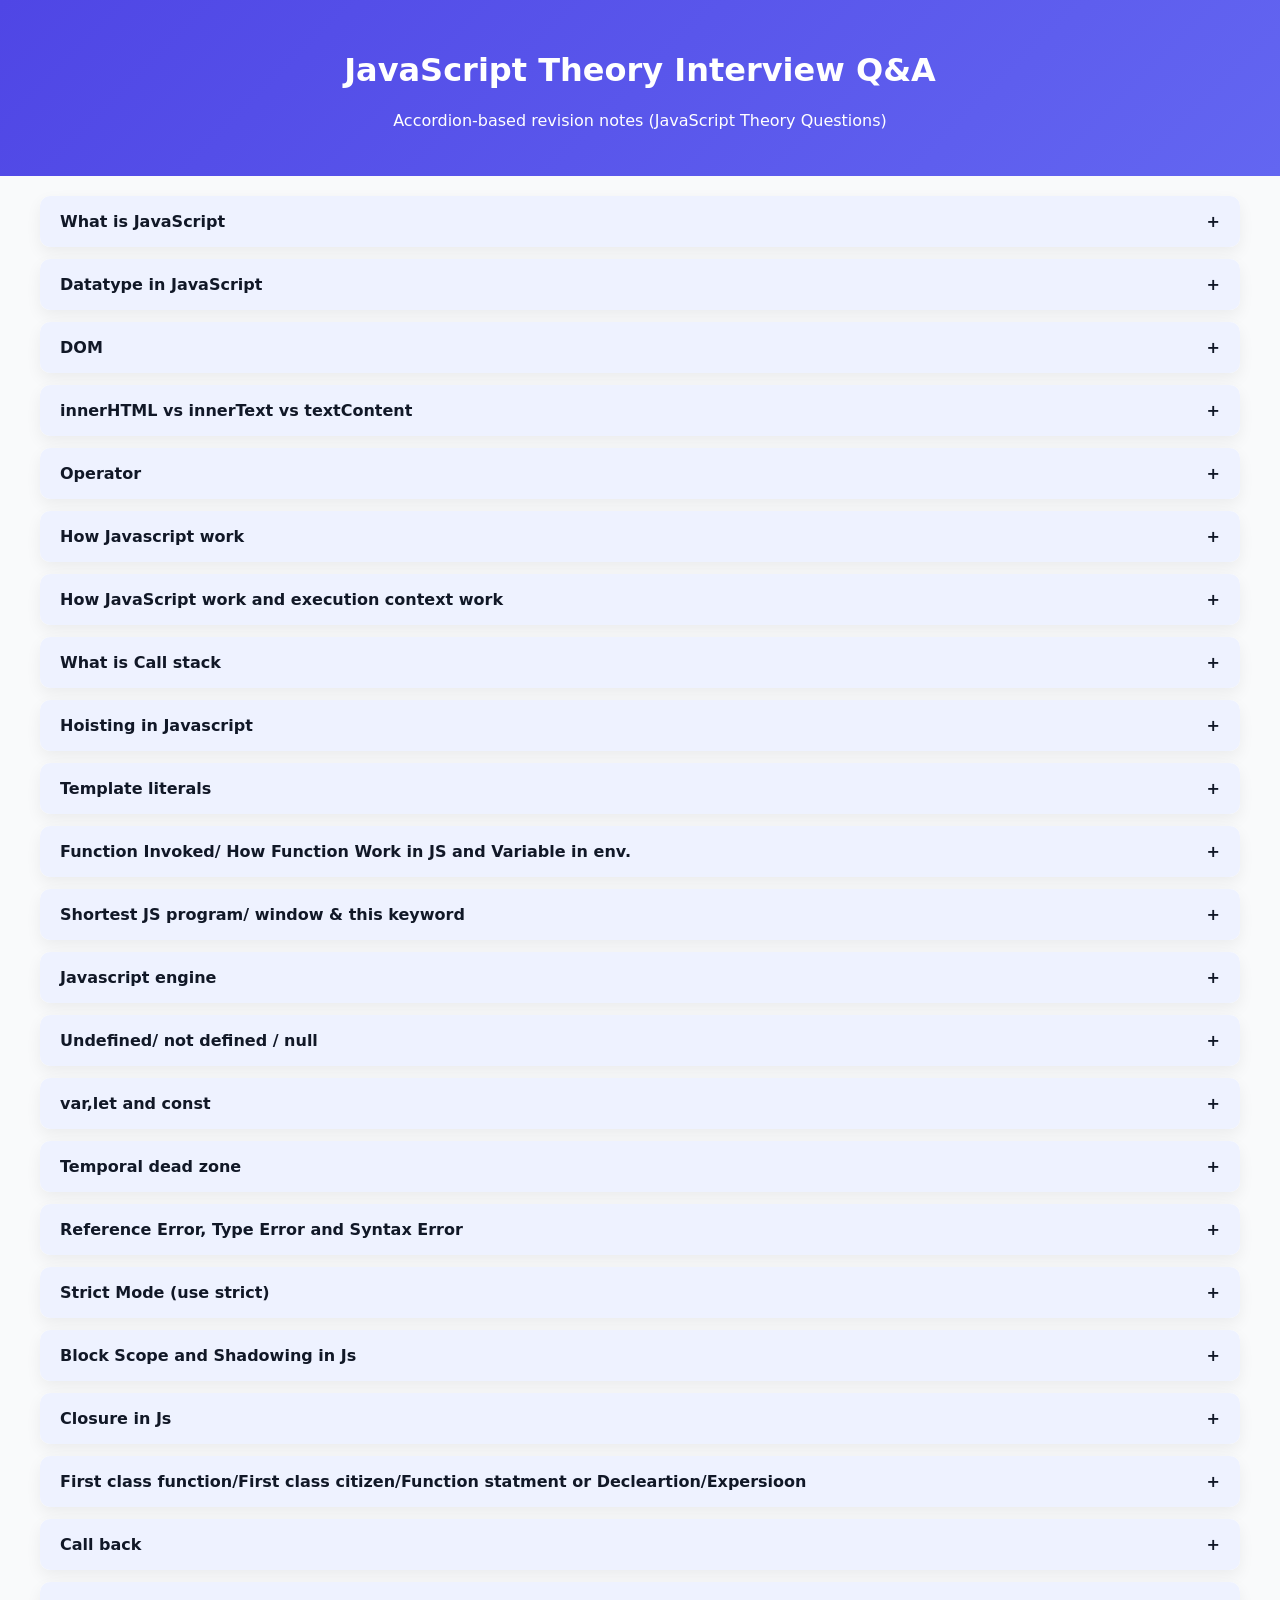
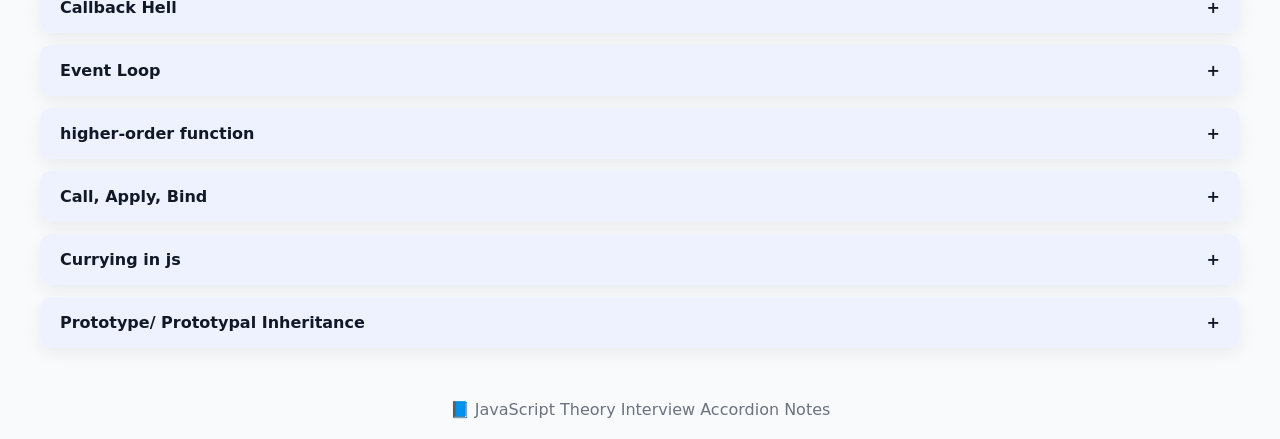
<file: javascript-interview/javascript-theory-interview.html>
<!doctype html>
<html lang="en">
  <head>
    <meta charset="UTF-8" />
    <title>JavaScript Interview Questions & Answers</title>
    <meta name="viewport" content="width=device-width, initial-scale=1.0" />

    <style>
      body {
        margin: 0;
        font-family: "Segoe UI", system-ui, sans-serif;
        background: #f9fafb;
        color: #111827;
      }

      header {
        background: linear-gradient(135deg, #4f46e5, #6366f1);
        color: #fff;
        padding: 30px 20px;
        text-align: center;
      }

      main {
        max-width: 1200px;
        margin: auto;
        padding: 20px;
      }

      .accordion {
        background: #fff;
        border-radius: 10px;
        margin-bottom: 12px;
        box-shadow: 0 6px 16px rgba(0, 0, 0, 0.06);
        overflow: hidden;
      }

      .accordion-header {
        padding: 16px 20px;
        cursor: pointer;
        font-weight: 600;
        background: #eef2ff;
        display: flex;
        justify-content: space-between;
        align-items: center;
      }

      .accordion-header:hover {
        background: #e0e7ff;
      }

      .accordion-content {
        display: none;
        padding: 16px 20px;
      }

      pre {
        background: #0f172a;
        color: #e5e7eb;
        padding: 14px;
        border-radius: 8px;
        overflow-x: auto;
        font-size: 0.85rem;
        white-space: pre-line;
      }

      footer {
        text-align: center;
        padding: 20px;
        color: #6b7280;
      }
    </style>
  </head>

  <body>
    <header>
      <h1>JavaScript Theory Interview Q&A</h1>
      <p>Accordion-based revision notes (JavaScript Theory Questions)</p>
    </header>

    <main>
      <!-- 1 -->

      <div class="accordion">
        <div class="accordion-header">What is JavaScript<span>+</span></div>
        <div class="accordion-content">
          <pre>
          JavaScript is single-threaded

          It has one call stack

          It can execute one piece of code at a time

          No true parallel execution in the main thread

       JavaScript is single-threaded, but it achieves asynchronous behavior through the event loop and Web APIs.
          </pre>
        </div>
      </div>

      <div class="accordion">
        <div class="accordion-header">Datatype in JavaScript<span>+</span></div>
        <div class="accordion-content">
          <pre>
          JavaScript has 8 data types, divided into Primitive and Non-Primitive (Reference) types.
          
          Primitive Data Types (7)
          
          Primitive types store single, immutable values.
        Number
        String
        Boolean
        Undefined
        Null
        Symbol.unique identifiers often used as object keys
        BigInt

        Non-Primitive (Reference) Data Types
        Object

        Includes:
        Objects
        Arrays
        Functions
        Dates
        </pre
          >
        </div>
      </div>

      <div class="accordion">
        <div class="accordion-header">DOM <span>+</span></div>
        <div class="accordion-content">
          <pre>
            DOM (Document Object Model) is a programming interface that represents an HTML document as a tree of objects, so JavaScript can read, change, add, or remove elements on a web page.
            
            Example 
            <p id="text">Hello</p>
            <button>Click</button>

            Document
            └── html
                └── body
                    ├── p
                    └── button
            Each HTML element becomes a node (object) in the DOM.

            Types of DOM Nodes

            -> Element nodes → HTML tags 

            -> Text nodes → text inside elements

            -> Attribute nodes → attributes (id, class)

            -> Document node → whole HTML page
       
        DOM is a tree-like structure representing HTML that allows JavaScript to dynamically manipulate web page content and styles.
        </pre>
        </div>
      </div>

      <div class="accordion">
        <div class="accordion-header">
          innerHTML vs innerText vs textContent <span>+</span>
        </div>
        <div class="accordion-content">
          <pre>
            ✅ Use innerHTML → when you need to insert HTML

            ✅ Use textContent → when working with text only (best choice)

            ⚠️ Use innerText → when you need visible text respecting CSS
        </pre
          >
        </div>
      </div>

      <div class="accordion">
        <div class="accordion-header">Operator <span>+</span></div>
        <div class="accordion-content">
          <pre>
            Arithmetic Operators
            Assignment Operators
            Comparison Operators
            Logical Operators
            Ternary Operator
            Type Operators
            Bitwise Operators
            Spread & Rest Operator
            Optional Chaining (?.)
            Nullish Coalescing (??) (Only checks null or undefined) (Better than ||)

            The comma operator ( , ) allows you to evaluate multiple expressions, but it returns the value of the last expression.
        </pre
          >
        </div>
      </div>

      <div class="accordion">
        <div class="accordion-header">How Javascript work <span>+</span></div>
        <div class="accordion-content">
          <pre>
            Everything in JavaScript happen inside an execution context
             Global Exectuion Context created at the time JS run 
           
            Global Exectuion Context created
            --------------------------------
            Memory Component Code Or Thread of excution
            .              .
            .              . 
            .              .
            .              .
            .------------------------------
              
            JavaScript is a synchronous single threaded language , one command at a time

          </pre>
        </div>
      </div>

      <div class="accordion">
        <div class="accordion-header">
          How JavaScript work and execution context work<span>+</span>
        </div>
        <div class="accordion-content">
          <pre>

            when you run a function or when you invoke a function a brand new excution context created
            return  keyword state that, now return the control of the program to the place where this function was invoked
        </pre
          >
        </div>
      </div>

      <div class="accordion">
        <div class="accordion-header">What is Call stack<span>+</span></div>
        <div class="accordion-content">
          <pre>
            Call stack remembers which function is currently running and what should run next.

            JavaScript is single-threaded

            It can execute one function at a time

            The call stack works on LIFO principle
            (Last In, First Out)

            Example:- 
            function first() {
            console.log("First");
            }

            function second() {
            first();
            console.log("Second");
            }

            second();

          </pre>
        </div>
      </div>

      <div class="accordion">
        <div class="accordion-header">Hoisting in Javascript<span>+</span></div>
        <div class="accordion-content">
          <pre>
            Hoisting is JavaScript’s we can say access variablle before decleartion

            Example
            console.log(a); // undefined
            var a = 5;

            You can access, but it’s undefined because only the declaration is hoisted, not the value.

            console.log(b); // ReferenceError
            let b = 10;
            You cannot access before declaration
            They are in the Temporal Dead Zone (TDZ)

            Function Declarations
            greet(); // Works
            function greet() { console.log("Hello"); }

            Fully hoisted — can be called before declaration

            When we use normal function in hositing it show whole function in scope while arrow function
            consider as a varibale and show undefined

          </pre>
        </div>
      </div>

      <div class="accordion">
        <div class="accordion-header">Template literals<span>+</span></div>
        <div class="accordion-content">
          <pre>
           Template literals are strings enclosed in backticks (`) that support interpolation, multi-line text, and expressions using ${}.

            Example:-
            const a=33
            console.log(`{My age is ${a}}`)

          </pre>
        </div>
      </div>

      <div class="accordion">
        <div class="accordion-header">
          Function Invoked/ How Function Work in JS and Variable in env.<span
            >+</span
          >
        </div>
        <div class="accordion-content">
          <pre></pre>
        </div>
      </div>

      <div class="accordion">
        <div class="accordion-header">
          Shortest JS program/ window & this keyword<span>+</span>
        </div>
        <div class="accordion-content">
          <pre>
            At the global level this point to the window object, window is a global object which is created along with the global execution context.


            console.log(this);
            In browser → window object
            In Node.js → {} (module scope)

            What is this?

            this is a special keyword that refers to the context object in which a function is executed.

            Its value depends on how a function is called, not where it’s defined.


            Example
            const obj = {
            name: "Salil",
            greet: function() {
                console.log(this.name);
            }
            };

            obj.greet();


            document is part of the Browser Object Model (BOM).

            It represents the HTML page loaded in the browser.

            You use document to access/manipulate HTML elements (DOM)

            this===window // true

            Note: Any variable or function declared outside of a function is in the global scope. In browsers, var globals attach to window, while let and const do not
          </pre>
        </div>
      </div>

      <div class="accordion">
        <div class="accordion-header">Javascript engine<span>+</span></div>
        <div class="accordion-content">
          <pre>
            V8=> developed by google Javascript engine used in chrome
            Spider Moneky => Developed by Mozilla used in firefox
          </pre>
        </div>
      </div>

      <div class="accordion">
        <div class="accordion-header">
          Undefined/ not defined / null<span>+</span>
        </div>
        <div class="accordion-content">
          <pre>
            undefined

            A value automatically assigned by JavaScript to a variable that has been declared but not initialized.
            
            Type: undefined

            Example:-

            var a;
            let b;
            const c

            console.log(a,b,c)
            for const c
            So this is not about hoisting or TDZ, it’s a syntax rule: const must have a value at declaration.

            Null

            Represents intentional “no value”.
            Type: object (this is a weird JS quirk)

            Use null when you want to clear a variable or indicate no value intentionally.

            not defined
            Happens when you try to access a variable that hasn’t been declared at all.
            not defined → variable never declared, accessing it throws ReferenceError

            


          </pre>
        </div>
      </div>

      <div class="accordion">
        <div class="accordion-header">var,let and const<span>+</span></div>
        <div class="accordion-content">
          <pre>
            var

            => Function-scoped (not block-scoped)

            => Can be redeclared and reassigned

            => Is hoisted and initialized as undefined

            => Old-school JS (mostly avoid now)
            
            let

            => Block-scoped

            => Can be reassigned

            => ❌ Cannot be redeclared in the same scope

            => Hoisted but not initialized (temporal dead zone)

            const 

            Block-scoped

            ❌ Cannot be redeclared

            ❌ Cannot be reassigned

            Must be initialized when declared

            ⚠️ But objects & arrays can still change internally



            yes let and const are hoisted and they are in temporal dead zone for time being.

            let and const stored in seprate memory space

          </pre>
        </div>
      </div>

      <div class="accordion">
        <div class="accordion-header">Temporal dead zone<span>+</span></div>
        <div class="accordion-content">
          <pre>
            the phase from hoisting till it assign some value or get some value that phase known as temporal
            dead zone or TDZ

          </pre>
        </div>
      </div>

      <div class="accordion">
        <div class="accordion-header">
          Reference Error, Type Error and Syntax Error<span>+</span>
        </div>
        <div class="accordion-content">
          <pre>
            Reference Error: -when you access variable which is temproal dead zone the if give refrence error, also that variable which is not decleared it give reference error
            
            Type Error:- when const already have some value but we reassign value
            
            Syntax Error:- const b when we not decleared value in const and also let a=100 and again
            we intialize value then it known as syntax error 

          </pre>
        </div>
      </div>

      <div class="accordion">
        <div class="accordion-header">
         Strict Mode (use strict)<span>+</span>
        </div>
        <div class="accordion-content">
          <pre>
            "use strict";
            y = 30;
            console.log(y);

          </pre>
        </div>
      </div>

       <div class="accordion">
        <div class="accordion-header">
         Block Scope and Shadowing in Js<span>+</span>
        </div>
        <div class="accordion-content">
          <pre>
                             {
            Block Scope   =>      
                             } 
            also known as compound statment 
              
            {
              var a=10;
              let b=20;
              const c=30;
            }

            when we run above code and set debugger line no.1 then in scope Block b and c undefined and come in global scope


            Shadowing in js 

            Example 

            let a=10;

            {
              let a =100;
            }

            here a is shadowing



             Example 

            let a=20;

            {
              var a =25;
            }

            here is illegal shadowing


          </pre>
        </div>
      </div>


       <div class="accordion">
        <div class="accordion-header">
        Closure in Js<span>+</span>
        </div>
        <div class="accordion-content">
          <pre>
              Closure is a function together bundle with it lexical environment
              
              Function along with its lexical scope bundle together form closure


              Example:- 
              
              function x(){
                var a=7;
                function y(){
                  console.log(a)
                }
                y();
              } 
              x()


          </pre>
        </div>
      </div>


       <div class="accordion">
        <div class="accordion-header">
        First class function/First class citizen/Function statment or Decleartion/Expersioon<span>+</span>
        </div>
        <div class="accordion-content">
          <pre>
            
          </pre>
        </div>
      </div>


         <div class="accordion">
        <div class="accordion-header">
        Call back<span>+</span>
        </div>
        <div class="accordion-content">
          <pre>
            Take a function  and passed into other function and when you do so this function which you passed into other function is known as callback function.

            JavaScript is a synchronous and single threaded language with help of callback function we perform asynchronous

            Example:-

            setTimeout(function () {
            console.log("This runs after 2 seconds");
          }, 2000);


          </pre>
        </div>
      </div>


      <div class="accordion">
        <div class="accordion-header">
        Callback Hell<span>+</span>
        </div>
        <div class="accordion-content">
          <pre>
          Nested callbacks become unreadable:

          Example:-

            getUser(id, function (user) {
              getPosts(user, function (posts) {
                getComments(posts, function (comments) {
                  console.log(comments);
                });
              });
            });

            👎 Hard to read
            👎 Hard to debug

            👉 This is why Promises and async/await exist

          </pre>
        </div>
      </div>


      <div class="accordion">
        <div class="accordion-header">
        Event Loop<span>+</span>
        </div>
        <div class="accordion-content">
          <pre>
          
          </pre>
        </div>
      </div>


        <div class="accordion">
        <div class="accordion-header">
        higher-order function<span>+</span>
        </div>
        <div class="accordion-content">
          <pre>
              A higher-order function is a function that takes another function as an argument or returns a function.

              Example:-

              const nums = [1, 2, 3];
              const squared = nums.map(n => n * n);

              Example:-

              function greet(name, callback) {
                console.log("Hi " + name);
                callback();
              }

              function sayBye() {
                console.log("Bye!");
              }

              greet("Alex", sayBye);


          </pre>
        </div>
      </div>

       <div class="accordion">
        <div class="accordion-header">
        Call, Apply, Bind <span>+</span>
        </div>
        <div class="accordion-content">
          <pre>

            call,apply and bind is used for borrowing function

              call()
              Calls the function immediately
              Arguments passed one by one


              apply()

              Calls the function immediately
              Arguments passed as an array

              bind()
              Does NOT call immediately
              Returns a new function with this bound


              | Method | Executes Immediately | Arguments       | Returns         |
              | ------ | -------------------- | --------------- | --------------- |
              | call   | ✅ Yes                | Comma-separated | Function result |
              | apply  | ✅ Yes                | Array           | Function result |
              | bind   | ❌ No                 | Comma / Array   | New function    |


          </pre>
        </div>
      </div>

      <div class="accordion">
        <div class="accordion-header">
        Currying in js <span>+</span>
        </div>
        <div class="accordion-content">
          <pre>
            Currying is a technique where a function with multiple arguments is transformed into a sequence of functions, each taking one argument at a time.

            OR

            Currying is the process of converting a function with multiple arguments into a chain of functions, each taking a single argument.

            Example:-


            function add(a) {
              return function (b) {
                return a + b;
              };
            }

            console.log(add(2)(3))

          </pre>
        </div>
      </div>

      <div class="accordion">
        <div class="accordion-header">
         Prototype/ Prototypal Inheritance <span>+</span>
        </div>
        <div class="accordion-content">
          <pre>
            

          </pre>
        </div>
      </div>


    </main>

    <footer>📘 JavaScript Theory Interview Accordion Notes</footer>

    <script>
      document.querySelectorAll(".accordion-header").forEach((header) => {
        header.addEventListener("click", () => {
          const content = header.nextElementSibling;
          const icon = header.querySelector("span");
          content.style.display =
            content.style.display === "block" ? "none" : "block";
          icon.textContent = icon.textContent === "+" ? "−" : "+";
        });
      });
    </script>
  </body>
</html>
</file>
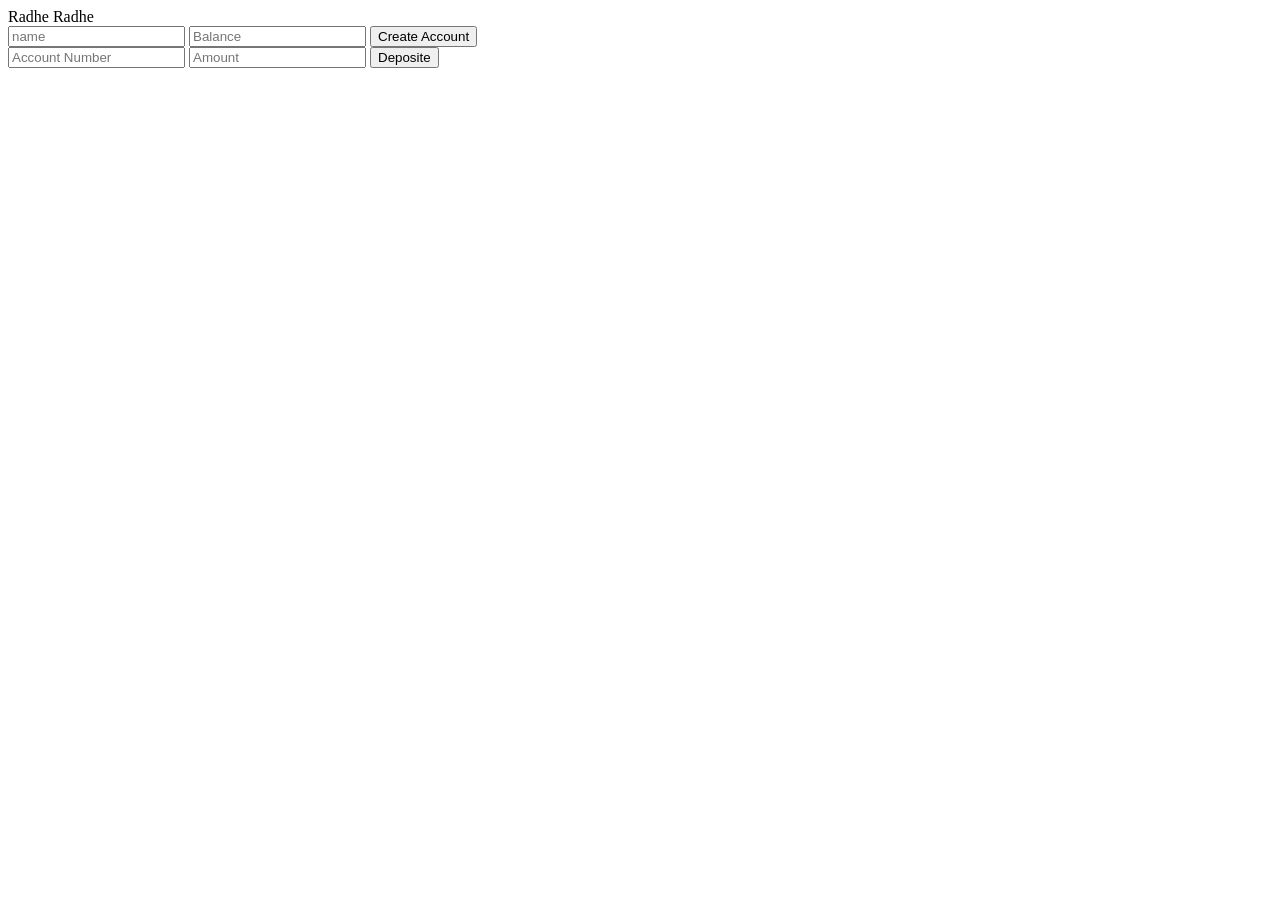
<file: javascript-interview/list.html>
<!DOCTYPE html>
<html lang="en">
<head>
    <meta charset="UTF-8">
    <meta name="viewport" content="width=device-width, initial-scale=1.0">
    <title>Document</title>
</head>
<body>
    <!-- *Strings(Simple Strings and Escape Character)
    *Strings Method(Need To Learn Some Method)
    *String Search() -->
 Radhe Radhe
<!-- 

    *Javascript
    *Data Type
    -Primitve
    -Non Primitive
    *DOM(Document Object Modal)
    *BOM(Browser Object Modal)
    *Function Inovcation 
    *Operator
    *Varible(var,let,const)
    *Function
    *Function Invocation
    *Objects(Simple Object)
    *Events(onchange,onclick,onmouseover,onmouseout,onkeydown,onload)
    * Diff. between  window and document
    *HOC (Higher Order Function)
    *Callback
    *Callback Hell
    *Asynchronous
    *Async/Await Function
    *Promises (Need to learn more)
    *Use Strict
    *Hositing (Need to check video)
    *This
    *Arrow Function
    *Diff between (Arrow Vs Normal function)
    *Ternary Operator
    *Template Literal
    *Anonymous function
    *Event Bubbling
    *Stop Propagation
    *Event PreventDefault
    *setTimeout and setInterval
    *clearTimeout and clearInterval
    *Temporal Dead Zone (Need to check video)
    *Spread and Rest Operator
    *Destructuring 
    *Sort
    *charAt
    *charCodeAt
    *unshift,shift,pop,push
    *Undefined Vs Null
    *Split
    *map
    *flatMap
    *filter
    *find
    *reduce
    *every
    *some
    *sort
    *Object Copy Shallow Vs Deep
    *Prototype (Need to check)
    *Call,Apply,Bind
    *Currying
    *Event Deligation
    *Closure(Need to check video)

    *-ContructorFunction (Object)
    * Prototype
    * Class (Object)
    * Inhertitance (Construction Function / Classes)
    *Scope
    -Local Scope
    -Global Scop
    -Function Scope

-->

<form id="accountForm">
    <input type="text"  placeholder="name" id="customerName"/>
    <input type="text"  placeholder="Balance" id="balance"/>
    <button type="submit">Create Account</button>
</form>

<form id="depositeForm">
    <input type="text"  placeholder="Account Number" id="accountNumber"/>
    <input type="text"  placeholder="Amount " id="amount"/>
    <button type="submit">Deposite</button>
</form>


<script src="./index.js"></script>
<script>

      






class BankDetails{
    name="SSSS";
    accountNumber;
    balance=0;

constructor(name,balance=0){
      this.name=name;
      this.accountNumber=Date.now();
      this.balance=balance;
    }

    deposite(amount){
      this.balance += amount;
    };

    withdraw(amount){
        this.balance= this.balance - parseInt(amount);
     };

}

const user= new BankDetails("Lucky Trivedi",1000)
user.deposite(3000)
console.log(user)

//     function BankDetails(name,balance=0){
//     this.name=name;
    
//     this.accountNumber=Date.now();
    
//     this.balance=balance;

//     // this.deposite =function(amount){
//     //     this.balance += amount;
//     // };
//     this.withdraw = function(amount){
//         this.balance= this.balance - parseInt(amount);
//     };
// }

// BankDetails.prototype.deposite=function(amount){
//         this.balance += amount;
//     };

// const user1= new BankDetails(name,balanace)
// const user2= new BankDetails("Lucky Trivedi")

// user1.deposite(7000)
// user2.deposite(1500)
// user1.withdraw(1000)

// console.log(user1,user2)

// var accountForm = document.querySelector('#accountForm')
// var customerName=document.querySelector('#customerName')
// var balance=document.querySelector('#balance')

// var accounts=[]
// accountForm.addEventListener('submit',function(e){
//     e.preventDefault()
//     // console.log(customerName.value,balance.value)
//     // const account= new BankDetails()
//     const account= new BankDetails(customerName.value,+balance.value)
//     accounts.push(account)
//     console.log(accounts)

// })


// var depositeForm = document.querySelector('#depositeForm')
// var accountNumber = document.querySelector('#accountNumber')
// var amount = document.querySelector('#amount')


// depositeForm.addEventListener('submit',function(e){
//     e.preventDefault()
//     const account = accounts.find((account)=>account.accountNumber === +accountNumber.value)
//     var a =parseInt(amount.value )
//     account.deposite(a)
//     console.log(accounts)

// })






// console.log("Total Deposite User 1:",)
// console.log("Withdraw User 1:",)

</script>
</body>
</html>
</file>
